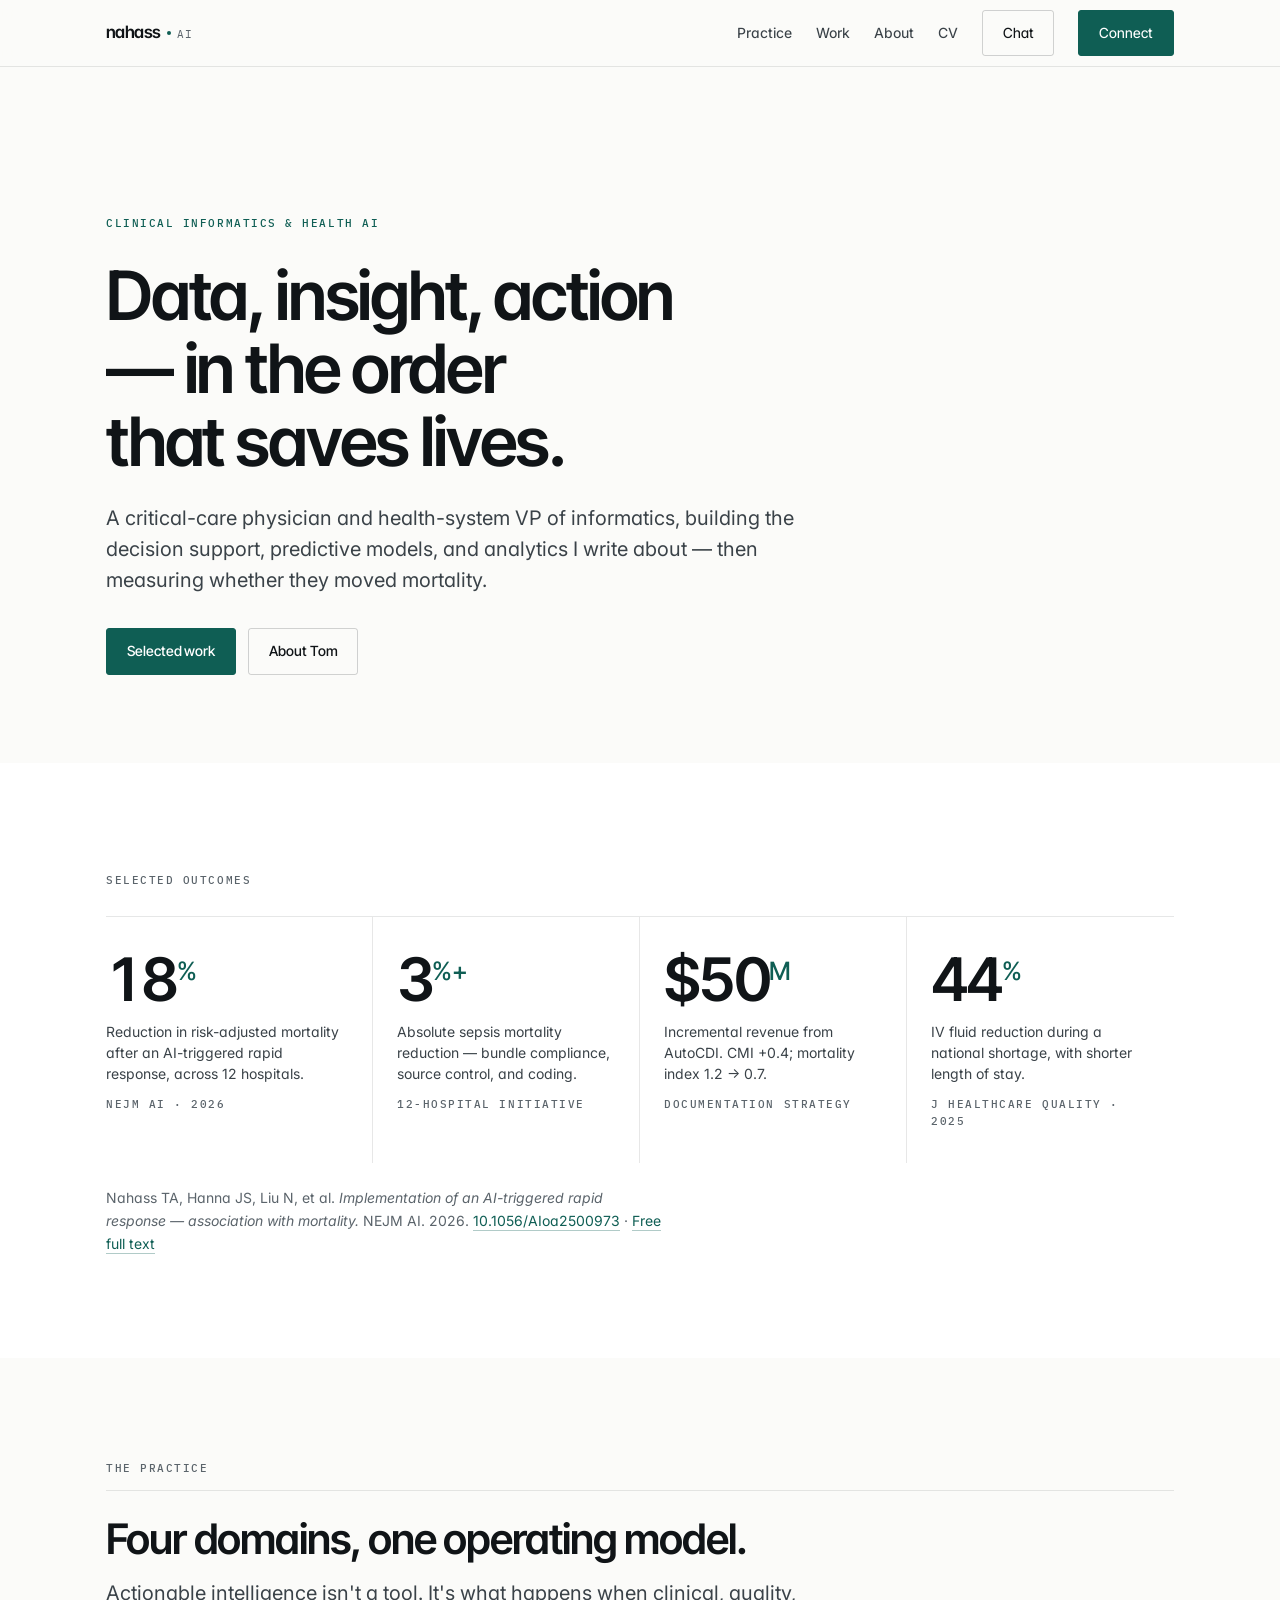
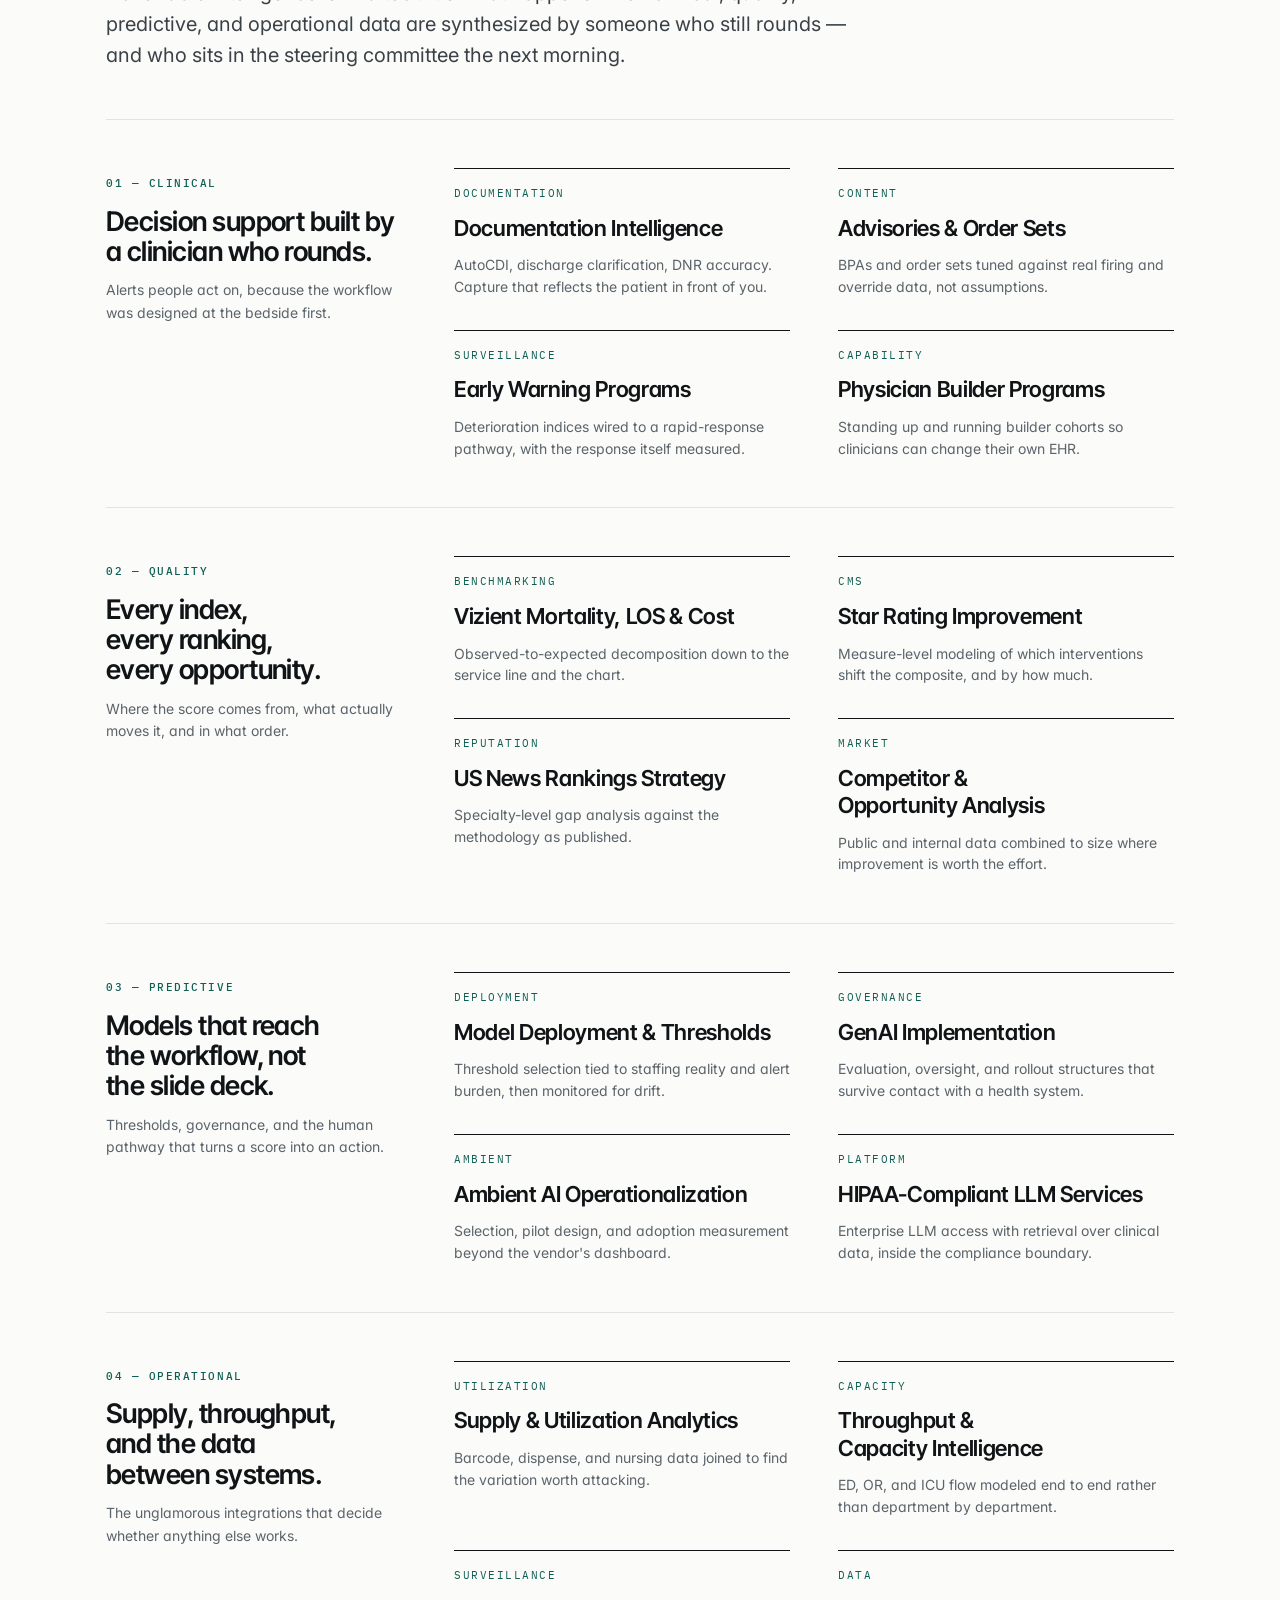
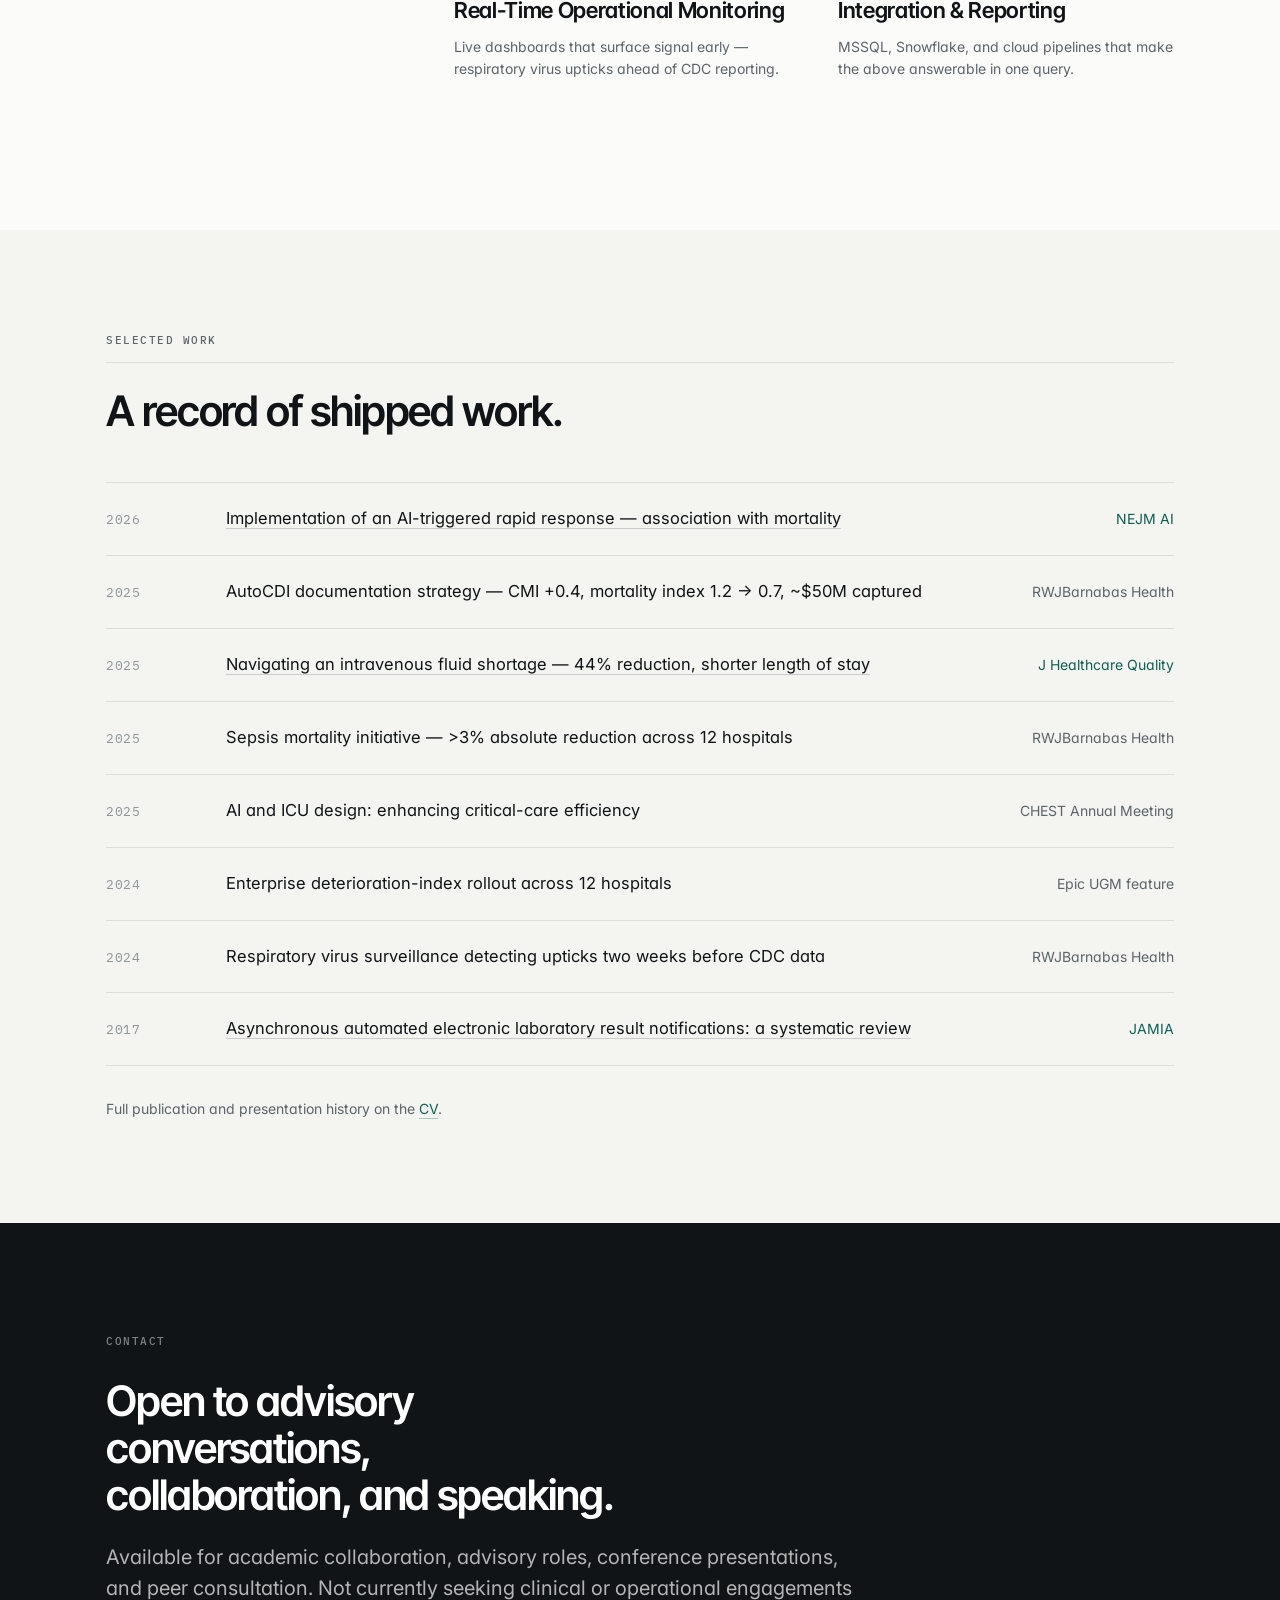
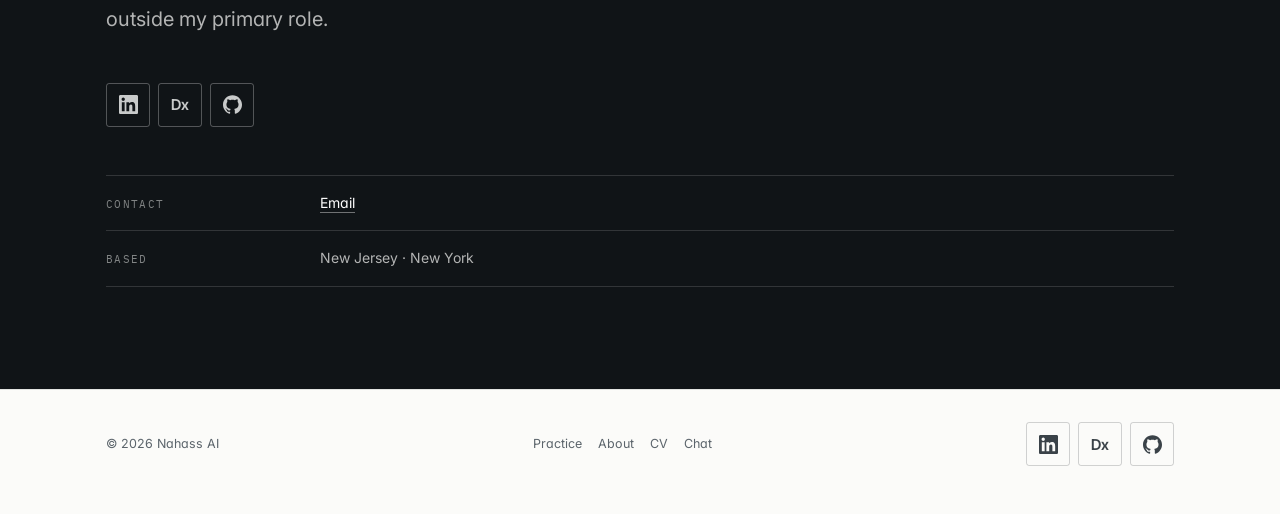
<file: index.html>
<!DOCTYPE html>
<html lang="en">
<head>
<meta charset="UTF-8"/>
<meta name="viewport" content="width=device-width, initial-scale=1"/>
<title>Nahass AI — Clinical Intelligence</title>
<meta name="description" content="Physician-led clinical intelligence practice. Clinical decision support, quality programs, predictive model deployment, and operational analytics — built and shipped inside a twelve-hospital health system."/>
<link rel="canonical" href="https://nahass.ai/"/>
<meta property="og:title" content="Nahass AI — Clinical Intelligence"/>
<meta property="og:description" content="Physician-led clinical intelligence. Decision support, quality, predictive models, and operational analytics, shipped at health-system scale."/>
<meta property="og:type" content="website"/>
<meta property="og:url" content="https://nahass.ai/"/>
<link rel="icon" type="image/svg+xml" href="/assets/favicon.svg"/>
<link rel="apple-touch-icon" href="/assets/favicon.svg"/>
<link rel="preconnect" href="https://fonts.googleapis.com"/>
<link rel="preconnect" href="https://fonts.gstatic.com" crossorigin/>
<link href="https://fonts.googleapis.com/css2?family=Inter+Tight:wght@500;600&family=Inter:wght@400;450;500;600&family=IBM+Plex+Mono:wght@400;500&display=swap" rel="stylesheet"/>
<link rel="stylesheet" href="/assets/system.css"/>
<style>
  .hero { padding-block: clamp(72px, 11vw, 152px) clamp(56px, 7vw, 88px); }
  .hero h1 { max-width: 16ch; margin-top: var(--s-5); }
  .hero .lede { margin-top: var(--s-5); }
  .hero .cluster { margin-top: var(--s-6); }
  .domain { padding-block: var(--s-7); border-top: 1px solid var(--rule); }
  .domain:first-of-type { border-top: 0; padding-top: 0; }
  .domain-in { display: grid; grid-template-columns: 300px 1fr; gap: var(--s-7); align-items: start; }
  .domain-in > div:first-child { position: sticky; top: 96px; }
  .domain h2 { font-size: clamp(22px, 1.5vw + 17px, 27px); letter-spacing: -.02em; margin-top: var(--s-3); }
  .domain .blurb { margin-top: var(--s-3); font-size: var(--t-small); color: var(--muted); max-width: 34ch; }
  @media (max-width: 900px) { .domain-in { grid-template-columns: 1fr; gap: var(--s-5); }
    .domain-in > div:first-child { position: static; } }
  .cite { margin-top: var(--s-5); font-size: var(--t-small); color: var(--muted); max-width: 62ch; }
</style>
</head>
<body>
<a class="skip" href="#main">Skip to content</a>

<div class="nav-shell">
  <div class="wrap">
    <nav class="nav">
      <a class="wordmark" href="/"><b>nahass</b><i></i><span>AI</span></a>
      <div class="nav-links">
        <a href="#practice">Practice</a>
        <a href="#work">Work</a>
        <a href="/about/">About</a>
        <a href="/cv/">CV</a>
        <a class="btn btn--ghost" href="https://chat.nahass.ai">Chat</a>
        <a class="btn btn--connect" href="#contact">Connect</a>
      </div>
    </nav>
  </div>
</div>

<main id="main">

<!-- HERO -->
<section class="hero">
  <div class="wrap">
    <span class="label label--accent">Clinical Informatics &amp; Health AI</span>
    <h1>Data, insight, action — in the order that saves lives.</h1>
    <p class="lede">A critical-care physician and health-system VP of informatics, building the decision support, predictive models, and analytics I write about — then measuring whether they moved mortality.</p>
    <div class="cluster">
      <a class="btn" href="#work">Selected work</a>
      <a class="btn btn--ghost" href="/about/">About Tom</a>
    </div>
  </div>
</section>

<!-- METRICS -->
<section class="band band--surface" id="outcomes">
  <div class="wrap">
    <span class="label">Selected outcomes</span>
    <div class="metrics mt-5">
      <div class="metric">
        <div class="n">18<sup>%</sup></div>
        <div class="c">Reduction in risk-adjusted mortality after an AI-triggered rapid response, across 12 hospitals.</div>
        <span class="label s">NEJM AI · 2026</span>
      </div>
      <div class="metric">
        <div class="n">3<sup>%+</sup></div>
        <div class="c">Absolute sepsis mortality reduction — bundle compliance, source control, and coding.</div>
        <span class="label s">12-hospital initiative</span>
      </div>
      <div class="metric">
        <div class="n">$50<sup>M</sup></div>
        <div class="c">Incremental revenue from AutoCDI. CMI +0.4; mortality index 1.2 → 0.7.</div>
        <span class="label s">Documentation strategy</span>
      </div>
      <div class="metric">
        <div class="n">44<sup>%</sup></div>
        <div class="c">IV fluid reduction during a national shortage, with shorter length of stay.</div>
        <span class="label s">J Healthcare Quality · 2025</span>
      </div>
    </div>
    <p class="cite">Nahass TA, Hanna JS, Liu N, et al. <em>Implementation of an AI-triggered rapid response — association with mortality.</em> NEJM AI. 2026. <a class="link" href="https://doi.org/10.1056/AIoa2500973">10.1056/AIoa2500973</a> · <a class="link" href="https://ai.nejm.org/stoken/default+domain/RTT8NPSNZWDCKCWPTZW3/full?redirectUri=doi/full/10.1056/AIoa2500973">Free full text</a></p>
  </div>
</section>

<!-- PRACTICE -->
<section class="band" id="practice">
  <div class="wrap">
    <div class="sec-head">
      <span class="label">The practice</span>
      <h2>Four domains, one operating model.</h2>
      <p class="lede">Actionable intelligence isn't a tool. It's what happens when clinical, quality, predictive, and operational data are synthesized by someone who still rounds — and who sits in the steering committee the next morning.</p>
    </div>

    <div class="domain">
      <div class="domain-in">
        <div>
          <span class="label label--accent">01 — Clinical</span>
          <h2>Decision support built by a clinician who rounds.</h2>
          <p class="blurb">Alerts people act on, because the workflow was designed at the bedside first.</p>
        </div>
        <div class="grid-2">
          <div class="card"><div class="k">Documentation</div><h3>Documentation Intelligence</h3><p>AutoCDI, discharge clarification, DNR accuracy. Capture that reflects the patient in front of you.</p></div>
          <div class="card"><div class="k">Content</div><h3>Advisories &amp; Order Sets</h3><p>BPAs and order sets tuned against real firing and override data, not assumptions.</p></div>
          <div class="card"><div class="k">Surveillance</div><h3>Early Warning Programs</h3><p>Deterioration indices wired to a rapid-response pathway, with the response itself measured.</p></div>
          <div class="card"><div class="k">Capability</div><h3>Physician Builder Programs</h3><p>Standing up and running builder cohorts so clinicians can change their own EHR.</p></div>
        </div>
      </div>
    </div>

    <div class="domain">
      <div class="domain-in">
        <div>
          <span class="label label--accent">02 — Quality</span>
          <h2>Every index, every ranking, every opportunity.</h2>
          <p class="blurb">Where the score comes from, what actually moves it, and in what order.</p>
        </div>
        <div class="grid-2">
          <div class="card"><div class="k">Benchmarking</div><h3>Vizient Mortality, LOS &amp; Cost</h3><p>Observed-to-expected decomposition down to the service line and the chart.</p></div>
          <div class="card"><div class="k">CMS</div><h3>Star Rating Improvement</h3><p>Measure-level modeling of which interventions shift the composite, and by how much.</p></div>
          <div class="card"><div class="k">Reputation</div><h3>US News Rankings Strategy</h3><p>Specialty-level gap analysis against the methodology as published.</p></div>
          <div class="card"><div class="k">Market</div><h3>Competitor &amp; Opportunity Analysis</h3><p>Public and internal data combined to size where improvement is worth the effort.</p></div>
        </div>
      </div>
    </div>

    <div class="domain">
      <div class="domain-in">
        <div>
          <span class="label label--accent">03 — Predictive</span>
          <h2>Models that reach the workflow, not the slide deck.</h2>
          <p class="blurb">Thresholds, governance, and the human pathway that turns a score into an action.</p>
        </div>
        <div class="grid-2">
          <div class="card"><div class="k">Deployment</div><h3>Model Deployment &amp; Thresholds</h3><p>Threshold selection tied to staffing reality and alert burden, then monitored for drift.</p></div>
          <div class="card"><div class="k">Governance</div><h3>GenAI Implementation</h3><p>Evaluation, oversight, and rollout structures that survive contact with a health system.</p></div>
          <div class="card"><div class="k">Ambient</div><h3>Ambient AI Operationalization</h3><p>Selection, pilot design, and adoption measurement beyond the vendor's dashboard.</p></div>
          <div class="card"><div class="k">Platform</div><h3>HIPAA-Compliant LLM Services</h3><p>Enterprise LLM access with retrieval over clinical data, inside the compliance boundary.</p></div>
        </div>
      </div>
    </div>

    <div class="domain">
      <div class="domain-in">
        <div>
          <span class="label label--accent">04 — Operational</span>
          <h2>Supply, throughput, and the data between systems.</h2>
          <p class="blurb">The unglamorous integrations that decide whether anything else works.</p>
        </div>
        <div class="grid-2">
          <div class="card"><div class="k">Utilization</div><h3>Supply &amp; Utilization Analytics</h3><p>Barcode, dispense, and nursing data joined to find the variation worth attacking.</p></div>
          <div class="card"><div class="k">Capacity</div><h3>Throughput &amp; Capacity Intelligence</h3><p>ED, OR, and ICU flow modeled end to end rather than department by department.</p></div>
          <div class="card"><div class="k">Surveillance</div><h3>Real-Time Operational Monitoring</h3><p>Live dashboards that surface signal early — respiratory virus upticks ahead of CDC reporting.</p></div>
          <div class="card"><div class="k">Data</div><h3>Integration &amp; Reporting</h3><p>MSSQL, Snowflake, and cloud pipelines that make the above answerable in one query.</p></div>
        </div>
      </div>
    </div>
  </div>
</section>

<!-- WORK -->
<section class="band band--alt" id="work">
  <div class="wrap">
    <div class="sec-head">
      <span class="label">Selected work</span>
      <h2>A record of shipped work.</h2>
    </div>
    <div class="rows">
      <div class="row">
        <div class="y">2026</div>
        <div class="t"><a href="https://doi.org/10.1056/AIoa2500973">Implementation of an AI-triggered rapid response — association with mortality</a></div>
        <div class="v"><em>NEJM AI</em></div>
      </div>
      <div class="row">
        <div class="y">2025</div>
        <div class="t">AutoCDI documentation strategy — CMI +0.4, mortality index 1.2 → 0.7, ~$50M captured</div>
        <div class="v">RWJBarnabas Health</div>
      </div>
      <div class="row">
        <div class="y">2025</div>
        <div class="t"><a href="https://doi.org/10.1097/JHQ.0000000000000484">Navigating an intravenous fluid shortage — 44% reduction, shorter length of stay</a></div>
        <div class="v"><em>J Healthcare Quality</em></div>
      </div>
      <div class="row">
        <div class="y">2025</div>
        <div class="t">Sepsis mortality initiative — &gt;3% absolute reduction across 12 hospitals</div>
        <div class="v">RWJBarnabas Health</div>
      </div>
      <div class="row">
        <div class="y">2025</div>
        <div class="t">AI and ICU design: enhancing critical-care efficiency</div>
        <div class="v">CHEST Annual Meeting</div>
      </div>
      <div class="row">
        <div class="y">2024</div>
        <div class="t">Enterprise deterioration-index rollout across 12 hospitals</div>
        <div class="v">Epic UGM feature</div>
      </div>
      <div class="row">
        <div class="y">2024</div>
        <div class="t">Respiratory virus surveillance detecting upticks two weeks before CDC data</div>
        <div class="v">RWJBarnabas Health</div>
      </div>
      <div class="row">
        <div class="y">2017</div>
        <div class="t"><a href="https://doi.org/10.1093/jamia/ocx047">Asynchronous automated electronic laboratory result notifications: a systematic review</a></div>
        <div class="v"><em>JAMIA</em></div>
      </div>
    </div>
    <p class="mt-6 small muted">Full publication and presentation history on the <a class="link" href="/cv/">CV</a>.</p>
  </div>
</section>

<!-- CONTACT -->
<section class="band inverse" id="contact">
  <div class="wrap">
    <span class="label">Contact</span>
    <h2 class="mt-5" style="max-width:20ch;">Open to advisory conversations, collaboration, and speaking.</h2>
    <p class="lede mt-5">Available for academic collaboration, advisory roles, conference presentations, and peer consultation. Not currently seeking clinical or operational engagements outside my primary role.</p>
    <div class="social mt-7">
      <a href="https://www.linkedin.com/in/thomas-nahass/" rel="me noopener" title="LinkedIn"><span class="name">LinkedIn</span><svg viewBox="0 0 24 24" aria-hidden="true"><path d="M20.447 20.452h-3.554v-5.569c0-1.328-.027-3.037-1.852-3.037-1.853 0-2.136 1.445-2.136 2.939v5.667H9.351V9h3.414v1.561h.046c.477-.9 1.637-1.85 3.37-1.85 3.601 0 4.267 2.37 4.267 5.455v6.286zM5.337 7.433c-1.144 0-2.063-.926-2.063-2.065 0-1.138.92-2.063 2.063-2.063 1.14 0 2.064.925 2.064 2.063 0 1.139-.925 2.065-2.064 2.065zm1.782 13.019H3.555V9h3.564v11.452zM22.225 0H1.771C.792 0 0 .774 0 1.729v20.542C0 23.227.792 24 1.771 24h20.451C23.2 24 24 23.227 24 22.271V1.729C24 .774 23.2 0 22.222 0h.003z"/></svg></a>
      <a href="https://www.doximity.com/pub/thomas-nahass-md" rel="me noopener" title="Doximity"><span class="name">Doximity</span><span class="mono" aria-hidden="true">Dx</span></a>
      <a href="https://github.com/nahata5" rel="me noopener" title="GitHub"><span class="name">GitHub</span><svg viewBox="0 0 24 24" aria-hidden="true"><path d="M12 .297c-6.63 0-12 5.373-12 12 0 5.303 3.438 9.8 8.205 11.385.6.113.82-.258.82-.577 0-.285-.01-1.04-.015-2.04-3.338.724-4.042-1.61-4.042-1.61C4.422 18.07 3.633 17.7 3.633 17.7c-1.087-.744.084-.729.084-.729 1.205.084 1.838 1.236 1.838 1.236 1.07 1.835 2.809 1.305 3.495.998.108-.776.417-1.305.76-1.605-2.665-.3-5.466-1.332-5.466-5.93 0-1.31.465-2.38 1.235-3.22-.135-.303-.54-1.523.105-3.176 0 0 1.005-.322 3.3 1.23.96-.267 1.98-.399 3-.405 1.02.006 2.04.138 3 .405 2.28-1.552 3.285-1.23 3.285-1.23.645 1.653.24 2.873.12 3.176.765.84 1.23 1.91 1.23 3.22 0 4.61-2.805 5.625-5.475 5.92.42.36.81 1.096.81 2.22 0 1.606-.015 2.896-.015 3.286 0 .315.21.69.825.57C20.565 22.092 24 17.592 24 12.297c0-6.627-5.373-12-12-12"/></svg></a>
    </div>
    <dl class="facts mt-7" style="border-color:rgba(255,255,255,.14);">
      <div class="fact" style="border-color:rgba(255,255,255,.14);"><dt style="color:rgba(242,243,241,.5);">Contact</dt><dd><a class="link" href="mailto:tom@nahass.ai">Email</a></dd></div>
      <div class="fact" style="border-color:rgba(255,255,255,.14);"><dt style="color:rgba(242,243,241,.5);">Based</dt><dd style="color:rgba(242,243,241,.72);">New Jersey · New York</dd></div>
    </dl>
  </div>
</section>

</main>

<footer class="foot">
  <div class="wrap foot-in">
    <div>© 2026 Nahass AI</div>
    <nav class="foot-nav">
      <a href="/">Practice</a>
      <a href="/about/">About</a>
      <a href="/cv/">CV</a>
      <a href="https://chat.nahass.ai">Chat</a>
    </nav>
    <div class="social">
    <a href="https://www.linkedin.com/in/thomas-nahass/" rel="me noopener" title="LinkedIn"><span class="name">LinkedIn</span><svg viewBox="0 0 24 24" aria-hidden="true"><path d="M20.447 20.452h-3.554v-5.569c0-1.328-.027-3.037-1.852-3.037-1.853 0-2.136 1.445-2.136 2.939v5.667H9.351V9h3.414v1.561h.046c.477-.9 1.637-1.85 3.37-1.85 3.601 0 4.267 2.37 4.267 5.455v6.286zM5.337 7.433c-1.144 0-2.063-.926-2.063-2.065 0-1.138.92-2.063 2.063-2.063 1.14 0 2.064.925 2.064 2.063 0 1.139-.925 2.065-2.064 2.065zm1.782 13.019H3.555V9h3.564v11.452zM22.225 0H1.771C.792 0 0 .774 0 1.729v20.542C0 23.227.792 24 1.771 24h20.451C23.2 24 24 23.227 24 22.271V1.729C24 .774 23.2 0 22.222 0h.003z"/></svg></a>
    <a href="https://www.doximity.com/pub/thomas-nahass-md" rel="me noopener" title="Doximity"><span class="name">Doximity</span><span class="mono" aria-hidden="true">Dx</span></a>
    <a href="https://github.com/nahata5" rel="me noopener" title="GitHub"><span class="name">GitHub</span><svg viewBox="0 0 24 24" aria-hidden="true"><path d="M12 .297c-6.63 0-12 5.373-12 12 0 5.303 3.438 9.8 8.205 11.385.6.113.82-.258.82-.577 0-.285-.01-1.04-.015-2.04-3.338.724-4.042-1.61-4.042-1.61C4.422 18.07 3.633 17.7 3.633 17.7c-1.087-.744.084-.729.084-.729 1.205.084 1.838 1.236 1.838 1.236 1.07 1.835 2.809 1.305 3.495.998.108-.776.417-1.305.76-1.605-2.665-.3-5.466-1.332-5.466-5.93 0-1.31.465-2.38 1.235-3.22-.135-.303-.54-1.523.105-3.176 0 0 1.005-.322 3.3 1.23.96-.267 1.98-.399 3-.405 1.02.006 2.04.138 3 .405 2.28-1.552 3.285-1.23 3.285-1.23.645 1.653.24 2.873.12 3.176.765.84 1.23 1.91 1.23 3.22 0 4.61-2.805 5.625-5.475 5.92.42.36.81 1.096.81 2.22 0 1.606-.015 2.896-.015 3.286 0 .315.21.69.825.57C20.565 22.092 24 17.592 24 12.297c0-6.627-5.373-12-12-12"/></svg></a>
    </div>
  </div>
</footer>

</body>
</html>
</file>
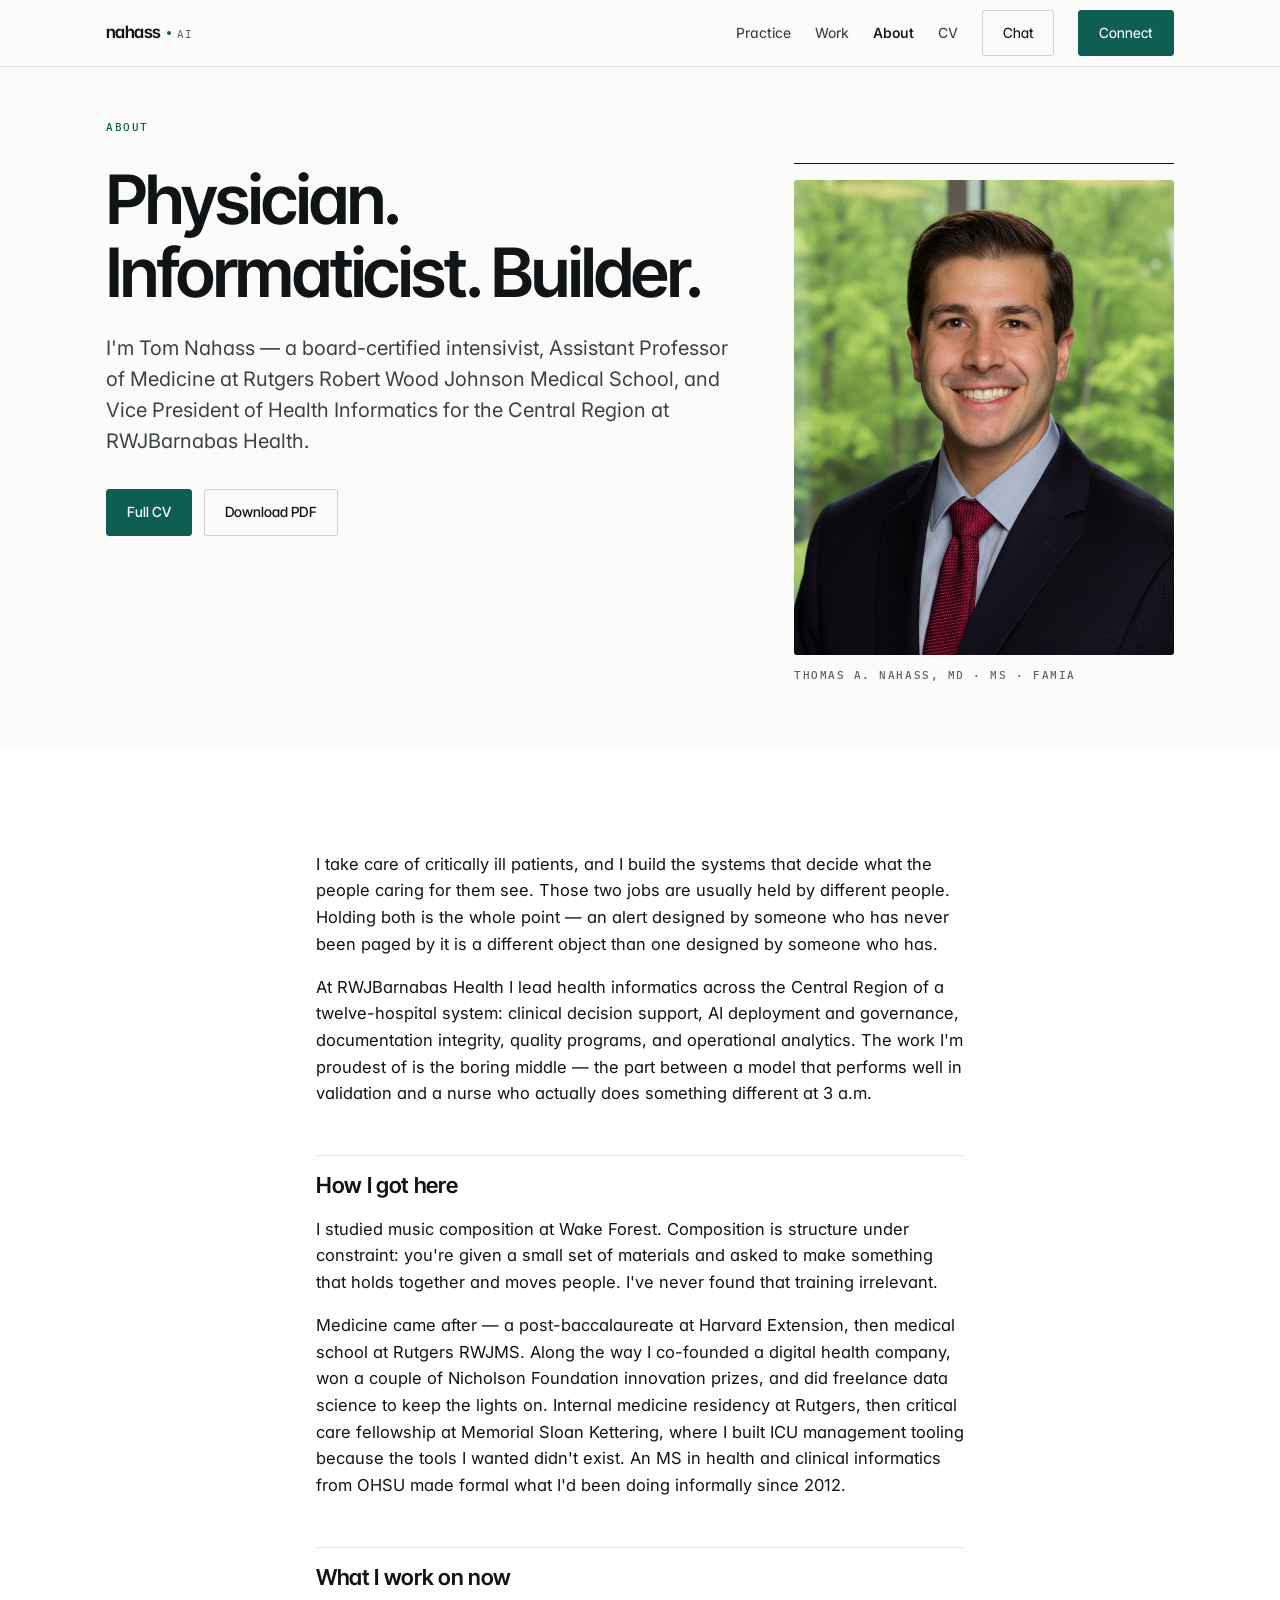
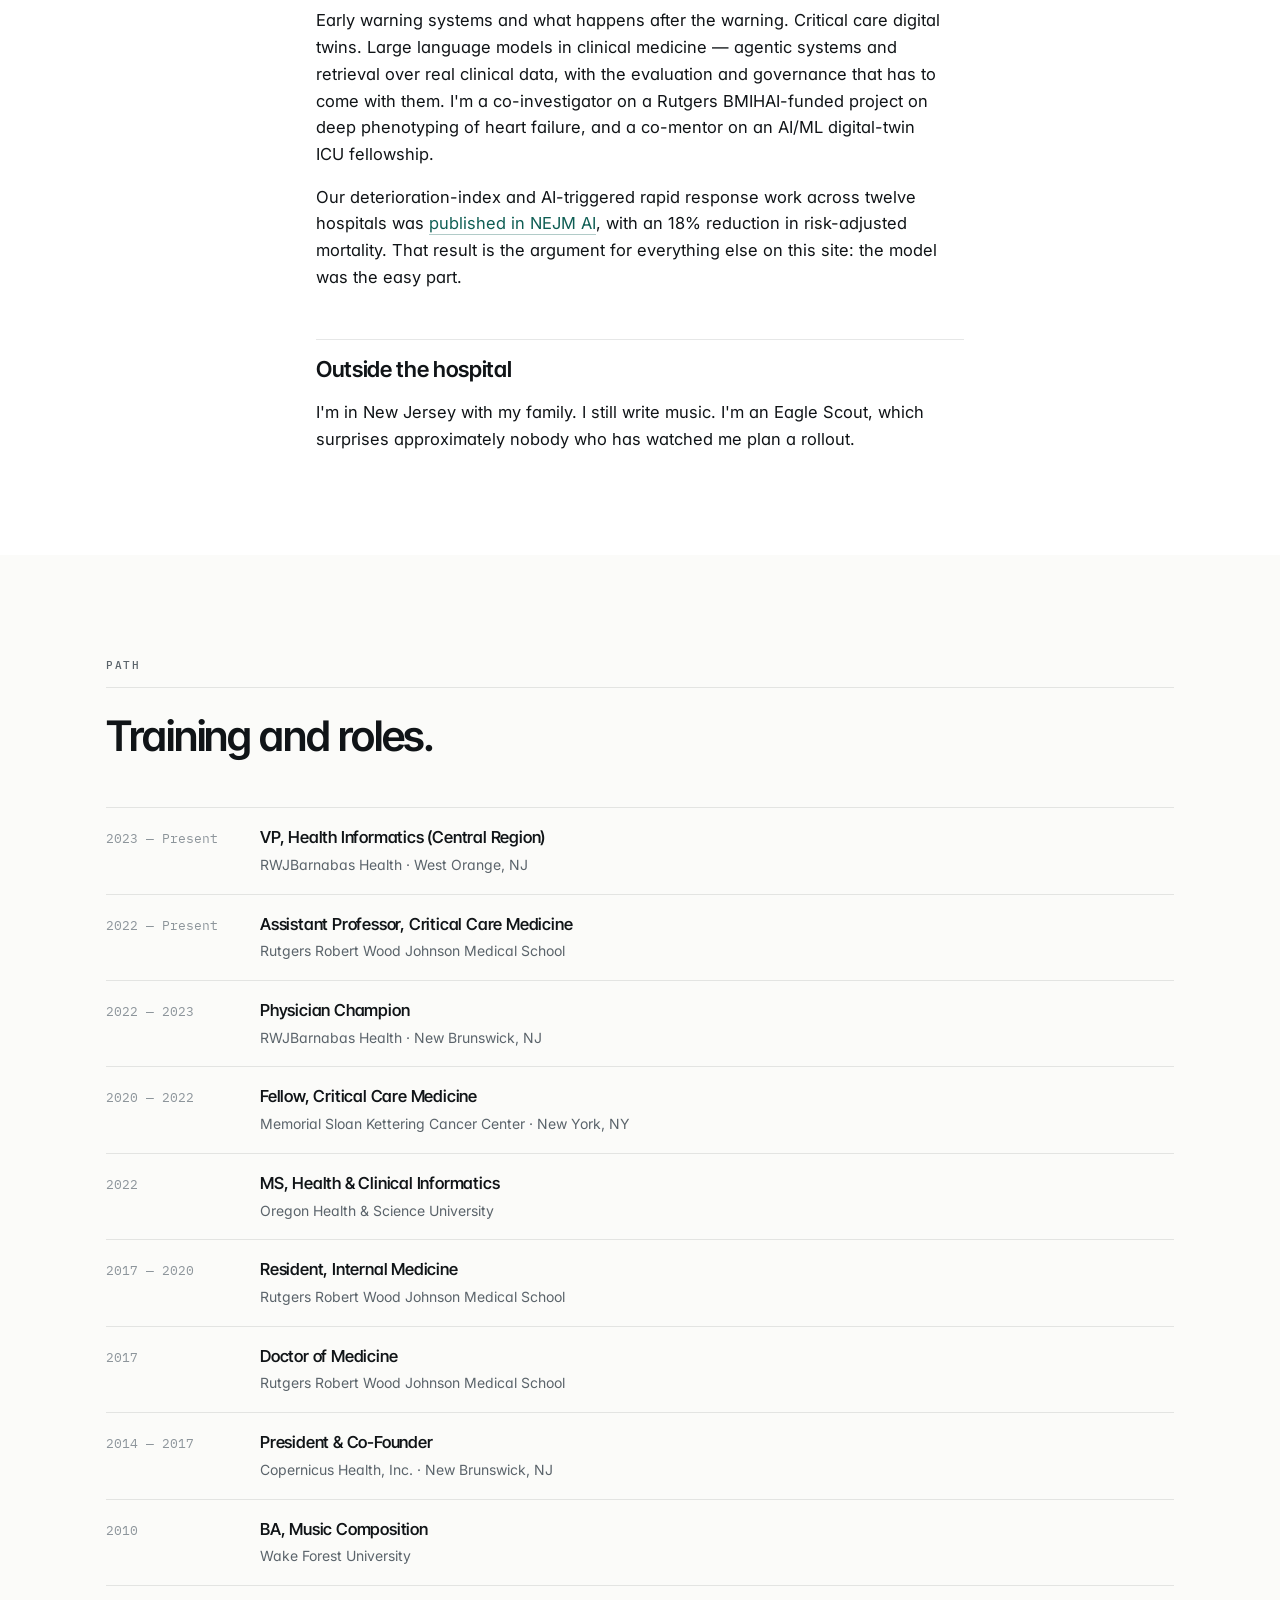
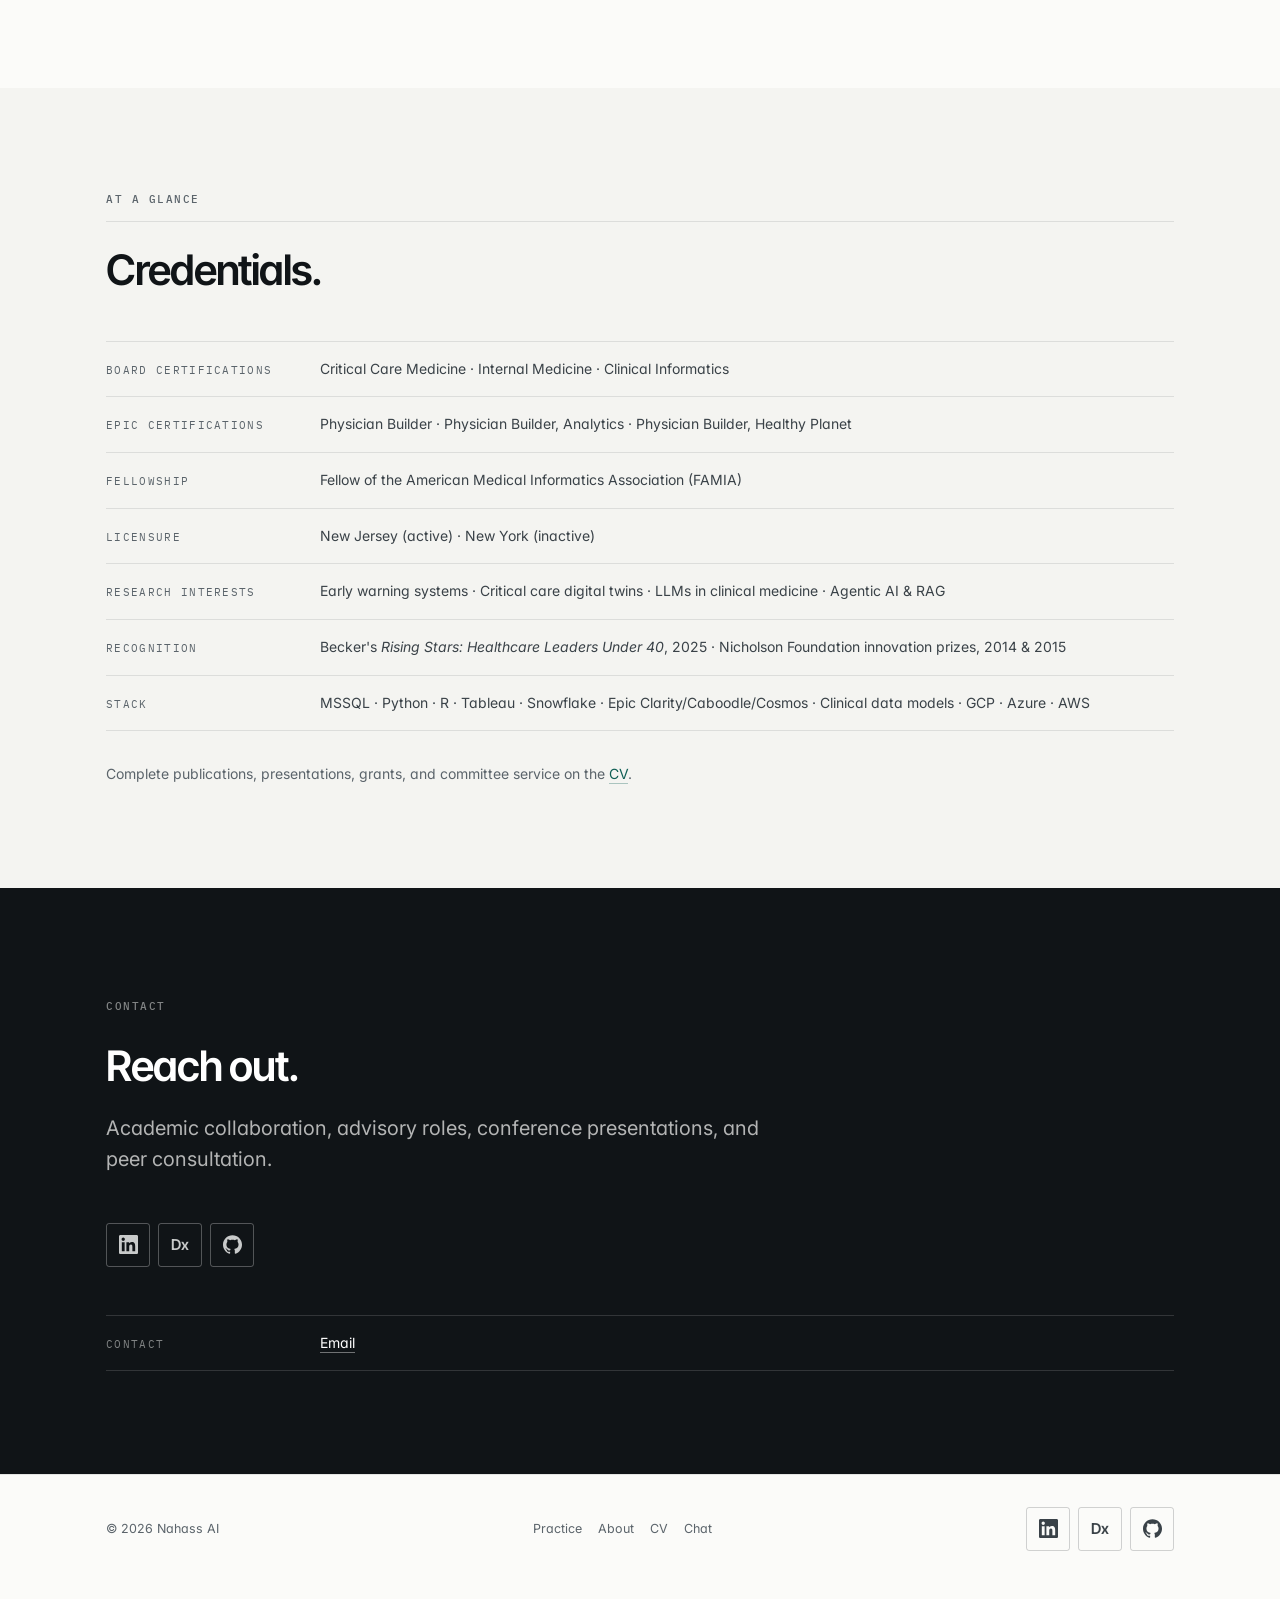
<file: about/index.html>
<!DOCTYPE html>
<html lang="en">
<head>
<meta charset="UTF-8"/>
<meta name="viewport" content="width=device-width, initial-scale=1"/>
<title>About — Thomas A. Nahass, MD, MS, FAMIA</title>
<meta name="description" content="Thomas A. Nahass, MD, MS, FAMIA — critical care physician, Assistant Professor at Rutgers RWJMS, and VP of Health Informatics at RWJBarnabas Health."/>
<link rel="canonical" href="https://nahass.ai/about/"/>
<meta property="og:title" content="About — Thomas A. Nahass, MD, MS, FAMIA"/>
<meta property="og:description" content="Critical care physician, informaticist, and builder. Music composition to the ICU to health-system AI."/>
<meta property="og:type" content="profile"/>
<meta property="og:url" content="https://nahass.ai/about/"/>
<link rel="icon" type="image/svg+xml" href="/assets/favicon.svg"/>
<link rel="apple-touch-icon" href="/assets/favicon.svg"/>
<link rel="preconnect" href="https://fonts.googleapis.com"/>
<link rel="preconnect" href="https://fonts.gstatic.com" crossorigin/>
<link href="https://fonts.googleapis.com/css2?family=Inter+Tight:wght@500;600&family=Inter:wght@400;450;500;600&family=IBM+Plex+Mono:wght@400;500&display=swap" rel="stylesheet"/>
<link rel="stylesheet" href="/assets/system.css"/>
<style>
  .intro { padding-block: clamp(28px, 3.5vw, 52px) clamp(40px, 5vw, 64px); }
  .intro-grid { display: grid; grid-template-columns: 1fr 380px; gap: clamp(32px, 4vw, 56px); align-items: start; }
  .portrait { border-top: 1px solid var(--ink); padding-top: var(--s-4); }
  .portrait img { width: 100%; height: auto; aspect-ratio: 4 / 5; object-fit: cover; object-position: 50% 18%; filter: contrast(1.04); border-radius: var(--radius); }
  .portrait .cap { margin-top: var(--s-3); }
  @media (max-width: 860px) { .intro-grid { grid-template-columns: 1fr; gap: var(--s-6); }
    .portrait { max-width: 300px; } }
  .prose p + p { margin-top: var(--s-4); }
  .prose h3 { margin-top: var(--s-7); padding-top: var(--s-4); border-top: 1px solid var(--rule); }
  .prose h3 + p { margin-top: var(--s-4); }
  .path { border-top: 1px solid var(--rule); margin-top: var(--s-5); }
  .path-row { display: grid; grid-template-columns: 130px 1fr; gap: var(--s-5); padding: var(--s-4) 0; border-bottom: 1px solid var(--rule); align-items: baseline; }
  .path-row .y { font-family: var(--mono); font-size: var(--t-tiny); color: var(--faint); }
  .path-row .d strong { display: block; font-family: var(--display); font-weight: 550; font-size: var(--t-base); letter-spacing: -.012em; }
  .path-row .d span { font-size: var(--t-small); color: var(--muted); }
  @media (max-width: 640px) { .path-row { grid-template-columns: 1fr; gap: var(--s-1); } }
</style>
</head>
<body>
<a class="skip" href="#main">Skip to content</a>

<div class="nav-shell">
  <div class="wrap">
    <nav class="nav">
      <a class="wordmark" href="/"><b>nahass</b><i></i><span>AI</span></a>
      <div class="nav-links">
        <a href="/#practice">Practice</a>
        <a href="/#work">Work</a>
        <a href="/about/" aria-current="page">About</a>
        <a href="/cv/">CV</a>
        <a class="btn btn--ghost" href="https://chat.nahass.ai">Chat</a>
        <a class="btn btn--connect" href="/#contact">Connect</a>
      </div>
    </nav>
  </div>
</div>

<main id="main">

<section class="intro">
  <div class="wrap">
    <span class="label label--accent">About</span>
    <div class="intro-grid mt-5">
      <div>
        <h1 style="max-width:14ch;">Physician. Informaticist. Builder.</h1>
        <p class="lede mt-5">I'm Tom Nahass — a board-certified intensivist, Assistant Professor of Medicine at Rutgers Robert Wood Johnson Medical School, and Vice President of Health Informatics for the Central Region at RWJBarnabas Health.</p>
        <div class="cluster mt-6">
          <a class="btn" href="/cv/">Full CV</a>
          <a class="btn btn--ghost" href="/assets/nahass-cv.pdf">Download PDF</a>
        </div>
      </div>
      <figure class="portrait">
        <img src="/assets/nahass-portrait.png" alt="Thomas A. Nahass, MD, MS, FAMIA" width="640" height="800"/>
        <figcaption class="cap label">Thomas A. Nahass, MD · MS · FAMIA</figcaption>
      </figure>
    </div>
  </div>
</section>

<section class="band band--surface">
  <div class="wrap-narrow prose">
    <p>I take care of critically ill patients, and I build the systems that decide what the people caring for them see. Those two jobs are usually held by different people. Holding both is the whole point — an alert designed by someone who has never been paged by it is a different object than one designed by someone who has.</p>

    <p>At RWJBarnabas Health I lead health informatics across the Central Region of a twelve-hospital system: clinical decision support, AI deployment and governance, documentation integrity, quality programs, and operational analytics. The work I'm proudest of is the boring middle — the part between a model that performs well in validation and a nurse who actually does something different at 3 a.m.</p>

    <h3>How I got here</h3>
    <p>I studied music composition at Wake Forest. Composition is structure under constraint: you're given a small set of materials and asked to make something that holds together and moves people. I've never found that training irrelevant.</p>

    <p>Medicine came after — a post-baccalaureate at Harvard Extension, then medical school at Rutgers RWJMS. Along the way I co-founded a digital health company, won a couple of Nicholson Foundation innovation prizes, and did freelance data science to keep the lights on. Internal medicine residency at Rutgers, then critical care fellowship at Memorial Sloan Kettering, where I built ICU management tooling because the tools I wanted didn't exist. An MS in health and clinical informatics from OHSU made formal what I'd been doing informally since 2012.</p>

    <h3>What I work on now</h3>
    <p>Early warning systems and what happens after the warning. Critical care digital twins. Large language models in clinical medicine — agentic systems and retrieval over real clinical data, with the evaluation and governance that has to come with them. I'm a co-investigator on a Rutgers BMIHAI-funded project on deep phenotyping of heart failure, and a co-mentor on an AI/ML digital-twin ICU fellowship.</p>

    <p>Our deterioration-index and AI-triggered rapid response work across twelve hospitals was <a class="link" href="https://doi.org/10.1056/AIoa2500973">published in NEJM AI</a>, with an 18% reduction in risk-adjusted mortality. That result is the argument for everything else on this site: the model was the easy part.</p>

    <h3>Outside the hospital</h3>
    <p>I'm in New Jersey with my family. I still write music. I'm an Eagle Scout, which surprises approximately nobody who has watched me plan a rollout.</p>
  </div>
</section>

<section class="band">
  <div class="wrap">
    <div class="sec-head">
      <span class="label">Path</span>
      <h2>Training and roles.</h2>
    </div>
    <div class="path">
      <div class="path-row"><div class="y">2023 — Present</div><div class="d"><strong>VP, Health Informatics (Central Region)</strong><span>RWJBarnabas Health · West Orange, NJ</span></div></div>
      <div class="path-row"><div class="y">2022 — Present</div><div class="d"><strong>Assistant Professor, Critical Care Medicine</strong><span>Rutgers Robert Wood Johnson Medical School</span></div></div>
      <div class="path-row"><div class="y">2022 — 2023</div><div class="d"><strong>Physician Champion</strong><span>RWJBarnabas Health · New Brunswick, NJ</span></div></div>
      <div class="path-row"><div class="y">2020 — 2022</div><div class="d"><strong>Fellow, Critical Care Medicine</strong><span>Memorial Sloan Kettering Cancer Center · New York, NY</span></div></div>
      <div class="path-row"><div class="y">2022</div><div class="d"><strong>MS, Health &amp; Clinical Informatics</strong><span>Oregon Health &amp; Science University</span></div></div>
      <div class="path-row"><div class="y">2017 — 2020</div><div class="d"><strong>Resident, Internal Medicine</strong><span>Rutgers Robert Wood Johnson Medical School</span></div></div>
      <div class="path-row"><div class="y">2017</div><div class="d"><strong>Doctor of Medicine</strong><span>Rutgers Robert Wood Johnson Medical School</span></div></div>
      <div class="path-row"><div class="y">2014 — 2017</div><div class="d"><strong>President &amp; Co-Founder</strong><span>Copernicus Health, Inc. · New Brunswick, NJ</span></div></div>
      <div class="path-row"><div class="y">2010</div><div class="d"><strong>BA, Music Composition</strong><span>Wake Forest University</span></div></div>
    </div>
  </div>
</section>

<section class="band band--alt">
  <div class="wrap">
    <div class="sec-head">
      <span class="label">At a glance</span>
      <h2>Credentials.</h2>
    </div>
    <dl class="facts">
      <div class="fact"><dt>Board certifications</dt><dd>Critical Care Medicine · Internal Medicine · Clinical Informatics</dd></div>
      <div class="fact"><dt>Epic certifications</dt><dd>Physician Builder · Physician Builder, Analytics · Physician Builder, Healthy Planet</dd></div>
      <div class="fact"><dt>Fellowship</dt><dd>Fellow of the American Medical Informatics Association (FAMIA)</dd></div>
      <div class="fact"><dt>Licensure</dt><dd>New Jersey (active) · New York (inactive)</dd></div>
      <div class="fact"><dt>Research interests</dt><dd>Early warning systems · Critical care digital twins · LLMs in clinical medicine · Agentic AI &amp; RAG</dd></div>
      <div class="fact"><dt>Recognition</dt><dd>Becker's <em>Rising Stars: Healthcare Leaders Under 40</em>, 2025 · Nicholson Foundation innovation prizes, 2014 &amp; 2015</dd></div>
      <div class="fact"><dt>Stack</dt><dd>MSSQL · Python · R · Tableau · Snowflake · Epic Clarity/Caboodle/Cosmos · Clinical data models · GCP · Azure · AWS</dd></div>
    </dl>
    <p class="mt-6 small muted">Complete publications, presentations, grants, and committee service on the <a class="link" href="/cv/">CV</a>.</p>
  </div>
</section>

<section class="band inverse">
  <div class="wrap">
    <span class="label">Contact</span>
    <h2 class="mt-5" style="max-width:20ch;">Reach out.</h2>
    <p class="lede mt-5">Academic collaboration, advisory roles, conference presentations, and peer consultation.</p>
    <div class="social mt-7">
      <a href="https://www.linkedin.com/in/thomas-nahass/" rel="me noopener" title="LinkedIn"><span class="name">LinkedIn</span><svg viewBox="0 0 24 24" aria-hidden="true"><path d="M20.447 20.452h-3.554v-5.569c0-1.328-.027-3.037-1.852-3.037-1.853 0-2.136 1.445-2.136 2.939v5.667H9.351V9h3.414v1.561h.046c.477-.9 1.637-1.85 3.37-1.85 3.601 0 4.267 2.37 4.267 5.455v6.286zM5.337 7.433c-1.144 0-2.063-.926-2.063-2.065 0-1.138.92-2.063 2.063-2.063 1.14 0 2.064.925 2.064 2.063 0 1.139-.925 2.065-2.064 2.065zm1.782 13.019H3.555V9h3.564v11.452zM22.225 0H1.771C.792 0 0 .774 0 1.729v20.542C0 23.227.792 24 1.771 24h20.451C23.2 24 24 23.227 24 22.271V1.729C24 .774 23.2 0 22.222 0h.003z"/></svg></a>
      <a href="https://www.doximity.com/pub/thomas-nahass-md" rel="me noopener" title="Doximity"><span class="name">Doximity</span><span class="mono" aria-hidden="true">Dx</span></a>
      <a href="https://github.com/nahata5" rel="me noopener" title="GitHub"><span class="name">GitHub</span><svg viewBox="0 0 24 24" aria-hidden="true"><path d="M12 .297c-6.63 0-12 5.373-12 12 0 5.303 3.438 9.8 8.205 11.385.6.113.82-.258.82-.577 0-.285-.01-1.04-.015-2.04-3.338.724-4.042-1.61-4.042-1.61C4.422 18.07 3.633 17.7 3.633 17.7c-1.087-.744.084-.729.084-.729 1.205.084 1.838 1.236 1.838 1.236 1.07 1.835 2.809 1.305 3.495.998.108-.776.417-1.305.76-1.605-2.665-.3-5.466-1.332-5.466-5.93 0-1.31.465-2.38 1.235-3.22-.135-.303-.54-1.523.105-3.176 0 0 1.005-.322 3.3 1.23.96-.267 1.98-.399 3-.405 1.02.006 2.04.138 3 .405 2.28-1.552 3.285-1.23 3.285-1.23.645 1.653.24 2.873.12 3.176.765.84 1.23 1.91 1.23 3.22 0 4.61-2.805 5.625-5.475 5.92.42.36.81 1.096.81 2.22 0 1.606-.015 2.896-.015 3.286 0 .315.21.69.825.57C20.565 22.092 24 17.592 24 12.297c0-6.627-5.373-12-12-12"/></svg></a>
    </div>
    <dl class="facts mt-7" style="border-color:rgba(255,255,255,.14);">
      <div class="fact" style="border-color:rgba(255,255,255,.14);"><dt style="color:rgba(242,243,241,.5);">Contact</dt><dd><a class="link" href="mailto:tom@nahass.ai">Email</a></dd></div>

    </dl>
  </div>
</section>

</main>

<footer class="foot">
  <div class="wrap foot-in">
    <div>© 2026 Nahass AI</div>
    <nav class="foot-nav">
      <a href="/">Practice</a>
      <a href="/about/">About</a>
      <a href="/cv/">CV</a>
      <a href="https://chat.nahass.ai">Chat</a>
    </nav>
    <div class="social">
    <a href="https://www.linkedin.com/in/thomas-nahass/" rel="me noopener" title="LinkedIn"><span class="name">LinkedIn</span><svg viewBox="0 0 24 24" aria-hidden="true"><path d="M20.447 20.452h-3.554v-5.569c0-1.328-.027-3.037-1.852-3.037-1.853 0-2.136 1.445-2.136 2.939v5.667H9.351V9h3.414v1.561h.046c.477-.9 1.637-1.85 3.37-1.85 3.601 0 4.267 2.37 4.267 5.455v6.286zM5.337 7.433c-1.144 0-2.063-.926-2.063-2.065 0-1.138.92-2.063 2.063-2.063 1.14 0 2.064.925 2.064 2.063 0 1.139-.925 2.065-2.064 2.065zm1.782 13.019H3.555V9h3.564v11.452zM22.225 0H1.771C.792 0 0 .774 0 1.729v20.542C0 23.227.792 24 1.771 24h20.451C23.2 24 24 23.227 24 22.271V1.729C24 .774 23.2 0 22.222 0h.003z"/></svg></a>
    <a href="https://www.doximity.com/pub/thomas-nahass-md" rel="me noopener" title="Doximity"><span class="name">Doximity</span><span class="mono" aria-hidden="true">Dx</span></a>
    <a href="https://github.com/nahata5" rel="me noopener" title="GitHub"><span class="name">GitHub</span><svg viewBox="0 0 24 24" aria-hidden="true"><path d="M12 .297c-6.63 0-12 5.373-12 12 0 5.303 3.438 9.8 8.205 11.385.6.113.82-.258.82-.577 0-.285-.01-1.04-.015-2.04-3.338.724-4.042-1.61-4.042-1.61C4.422 18.07 3.633 17.7 3.633 17.7c-1.087-.744.084-.729.084-.729 1.205.084 1.838 1.236 1.838 1.236 1.07 1.835 2.809 1.305 3.495.998.108-.776.417-1.305.76-1.605-2.665-.3-5.466-1.332-5.466-5.93 0-1.31.465-2.38 1.235-3.22-.135-.303-.54-1.523.105-3.176 0 0 1.005-.322 3.3 1.23.96-.267 1.98-.399 3-.405 1.02.006 2.04.138 3 .405 2.28-1.552 3.285-1.23 3.285-1.23.645 1.653.24 2.873.12 3.176.765.84 1.23 1.91 1.23 3.22 0 4.61-2.805 5.625-5.475 5.92.42.36.81 1.096.81 2.22 0 1.606-.015 2.896-.015 3.286 0 .315.21.69.825.57C20.565 22.092 24 17.592 24 12.297c0-6.627-5.373-12-12-12"/></svg></a>
    </div>
  </div>
</footer>

</body>
</html>
</file>
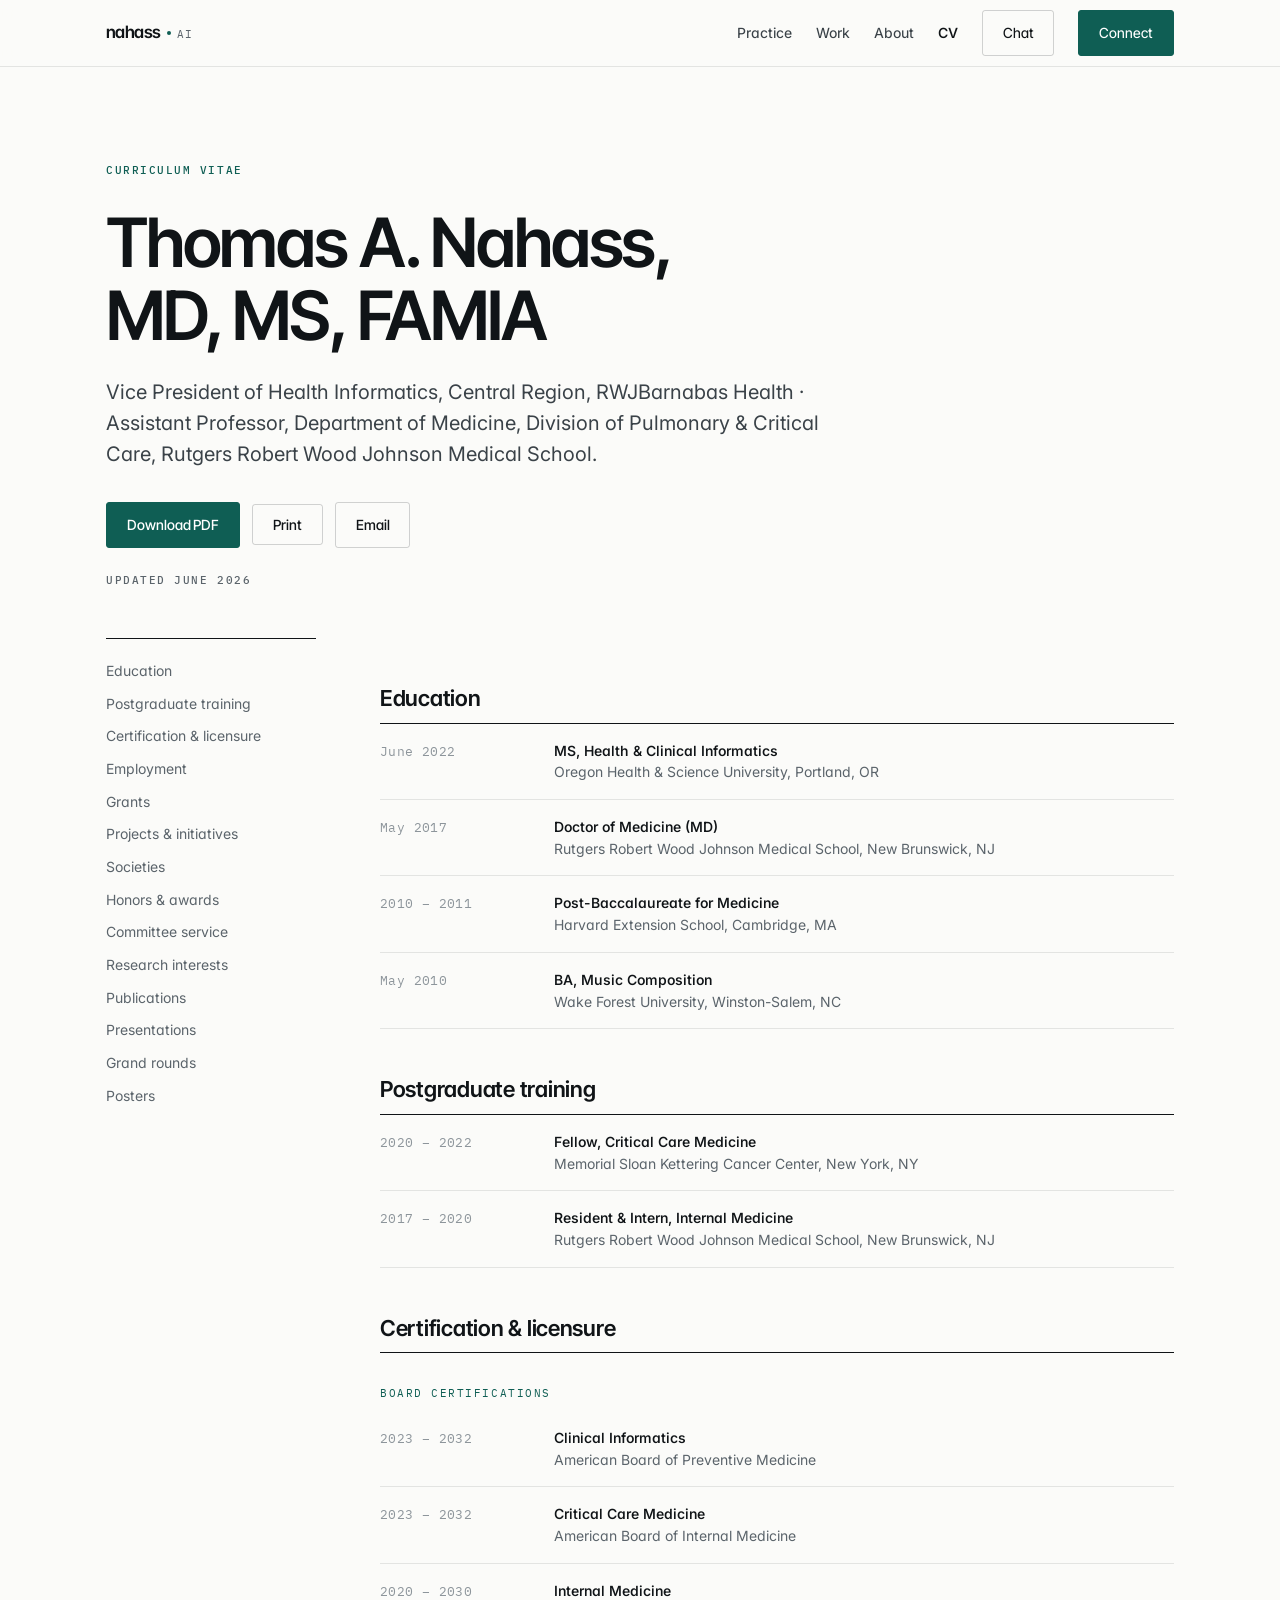
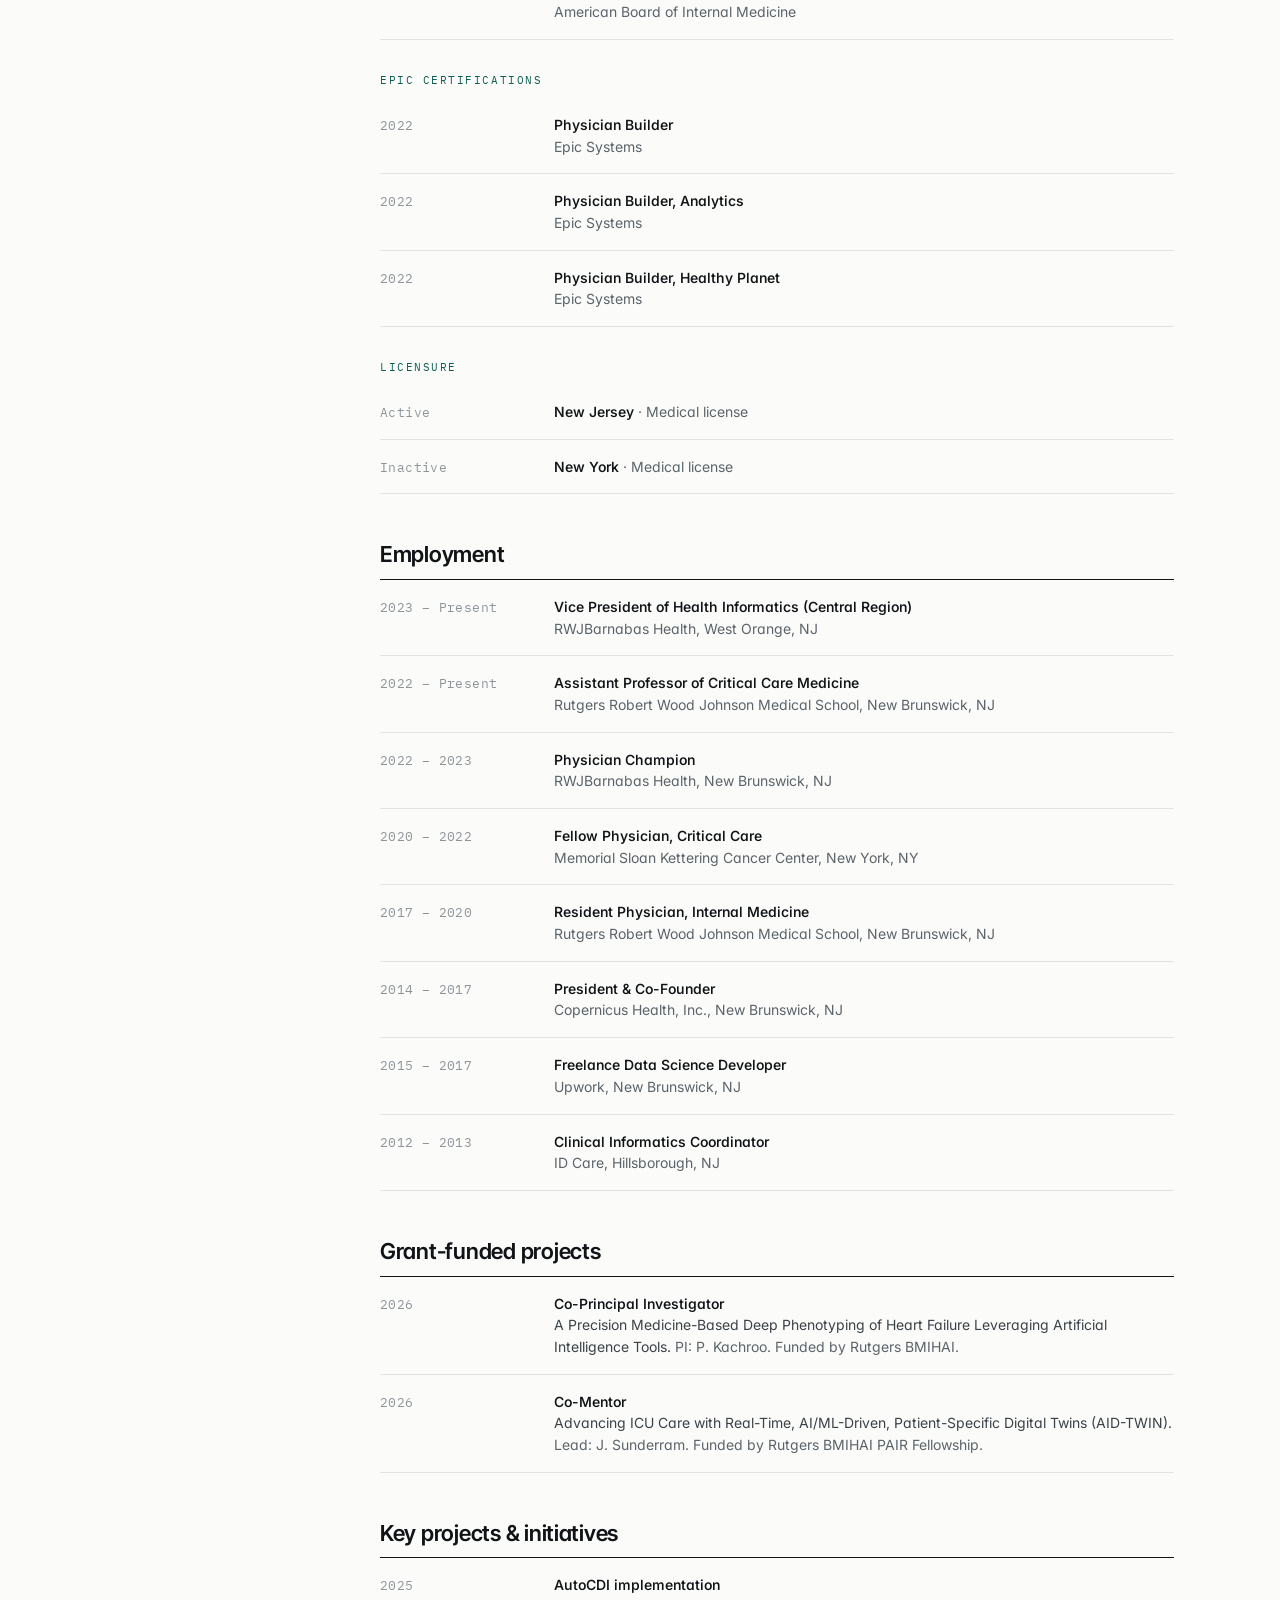
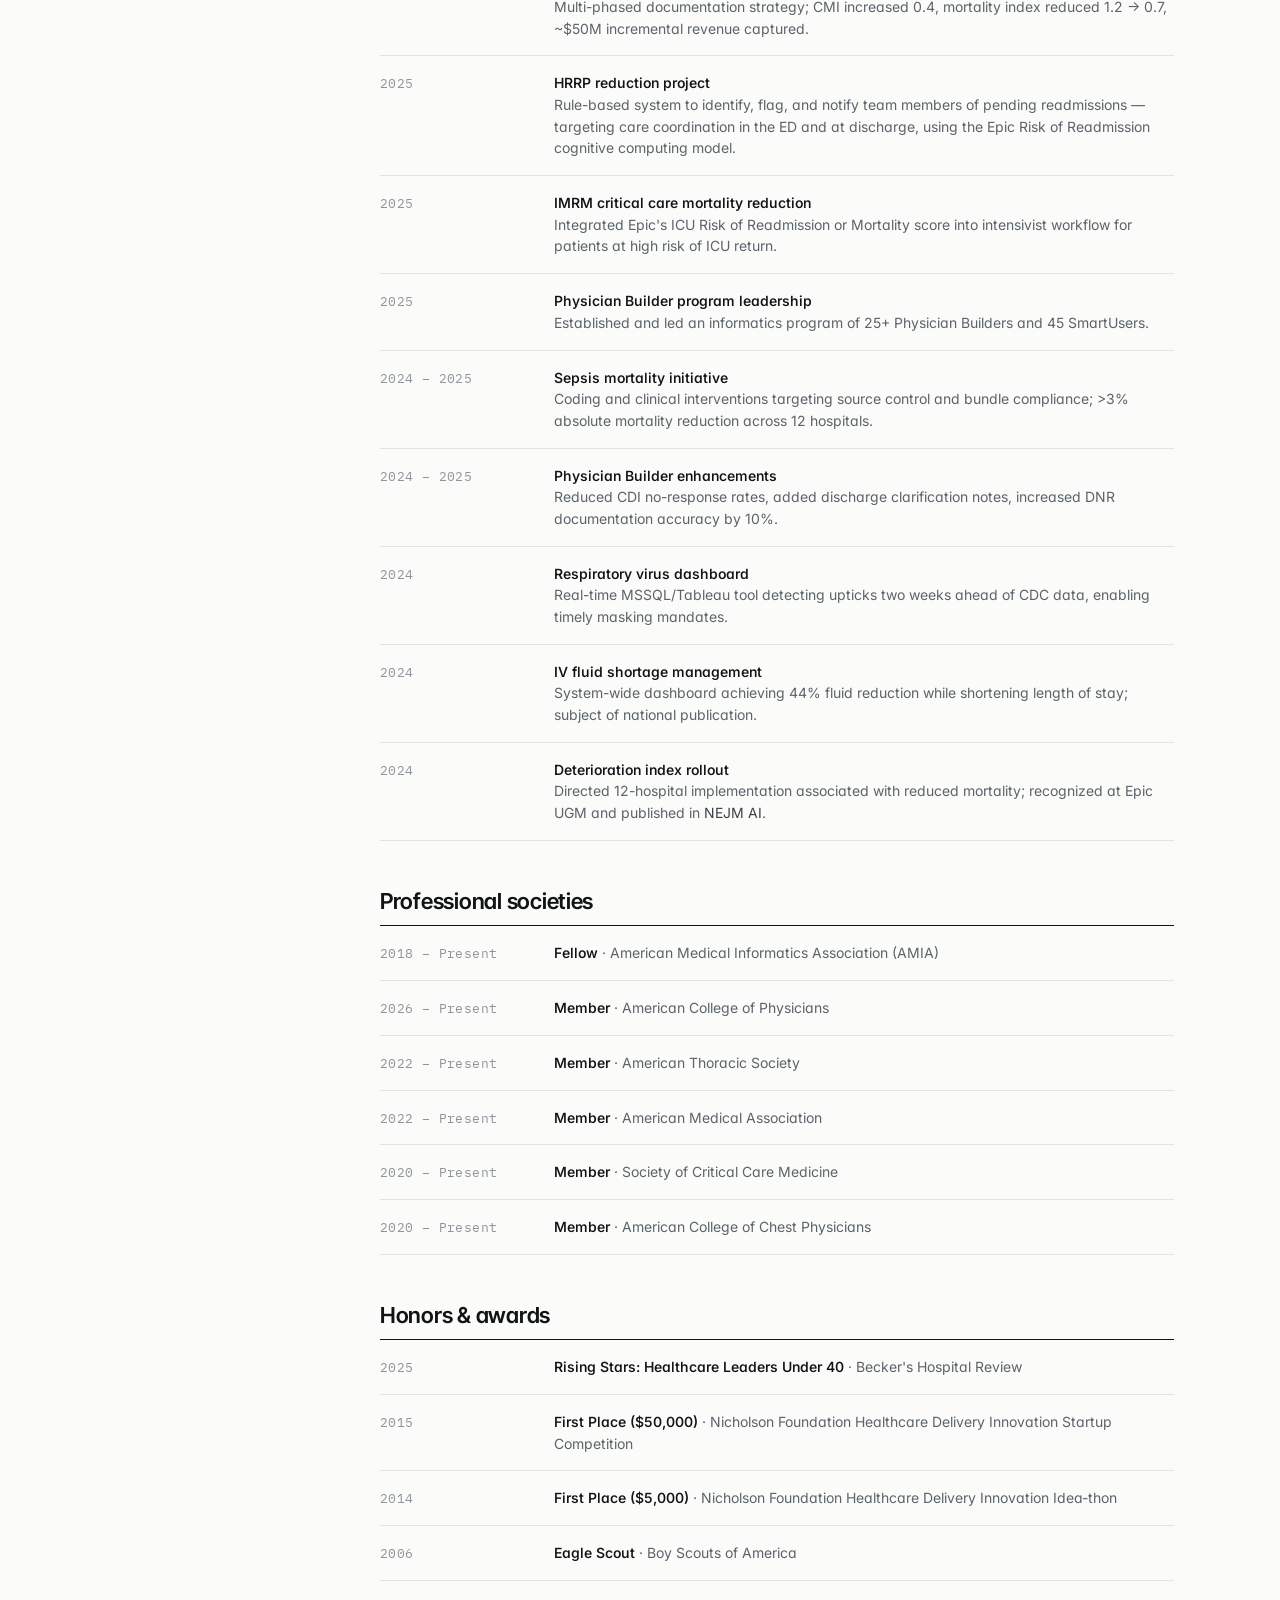
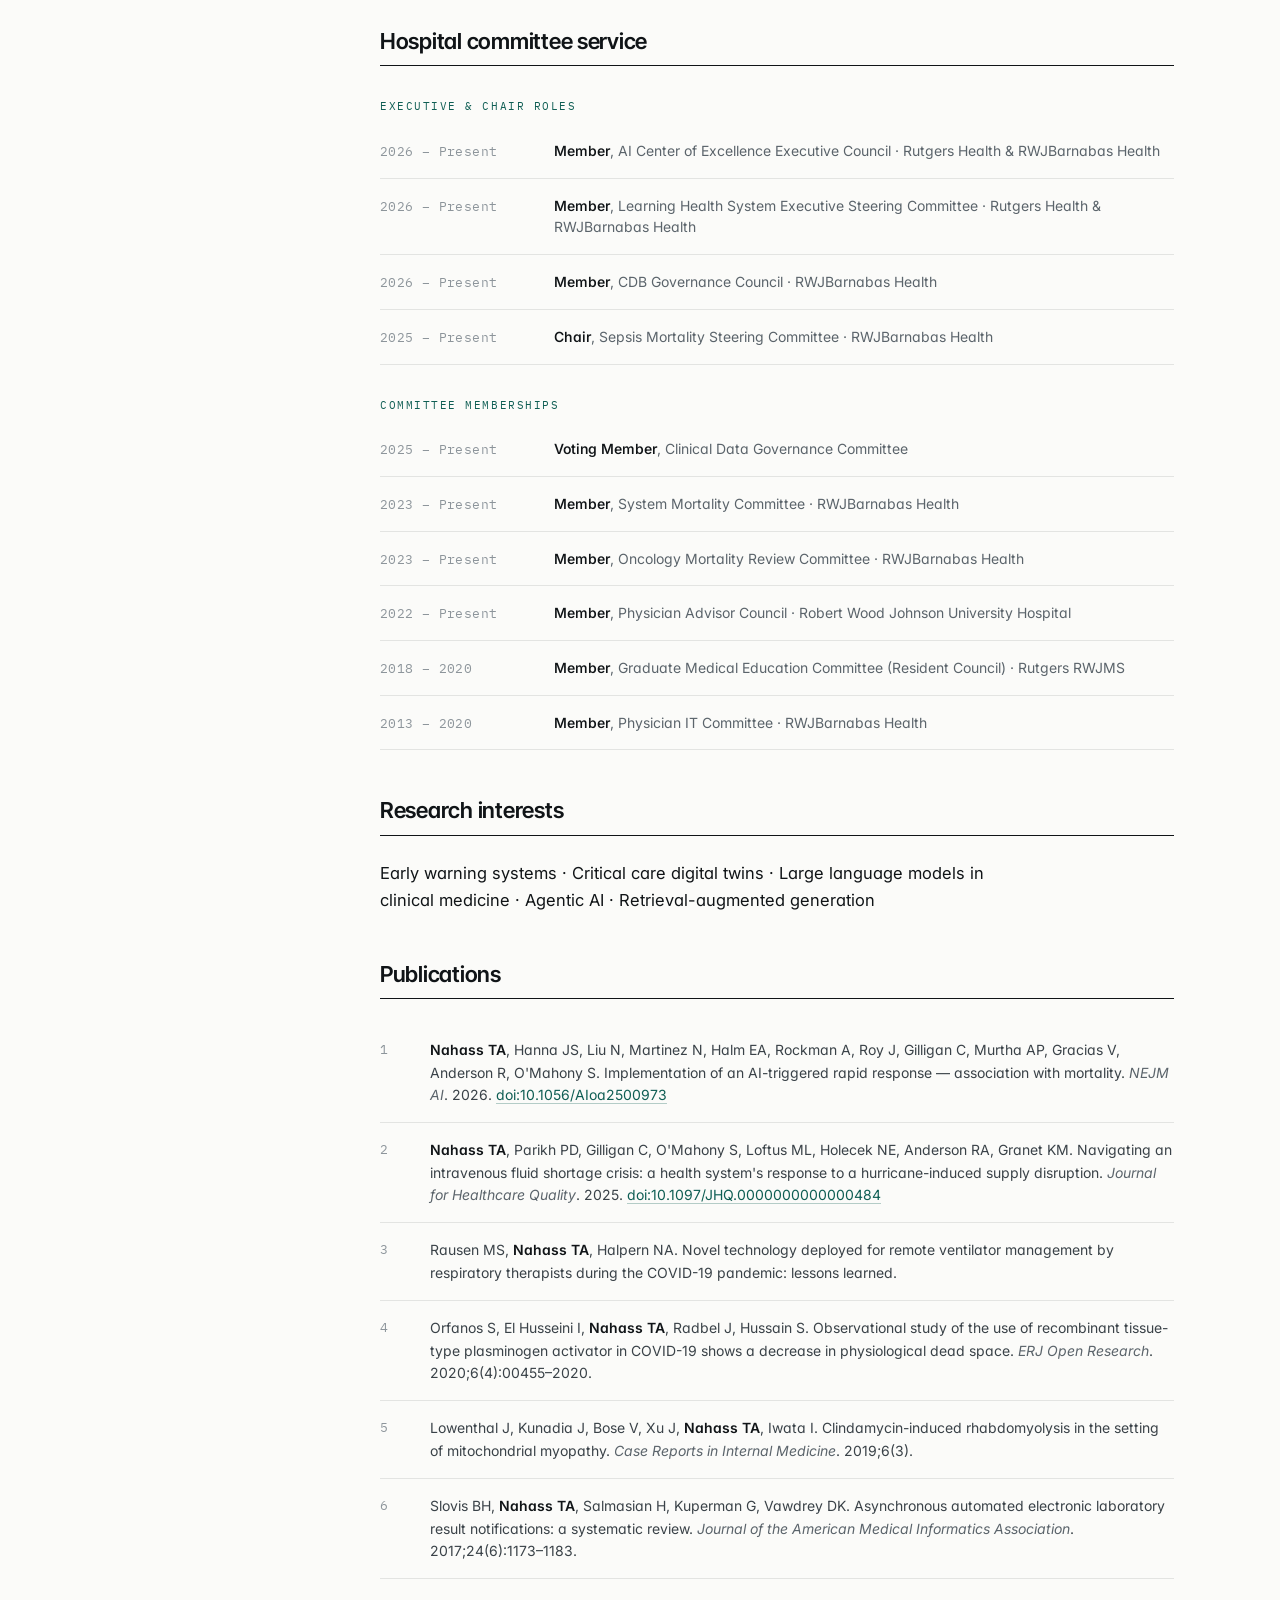
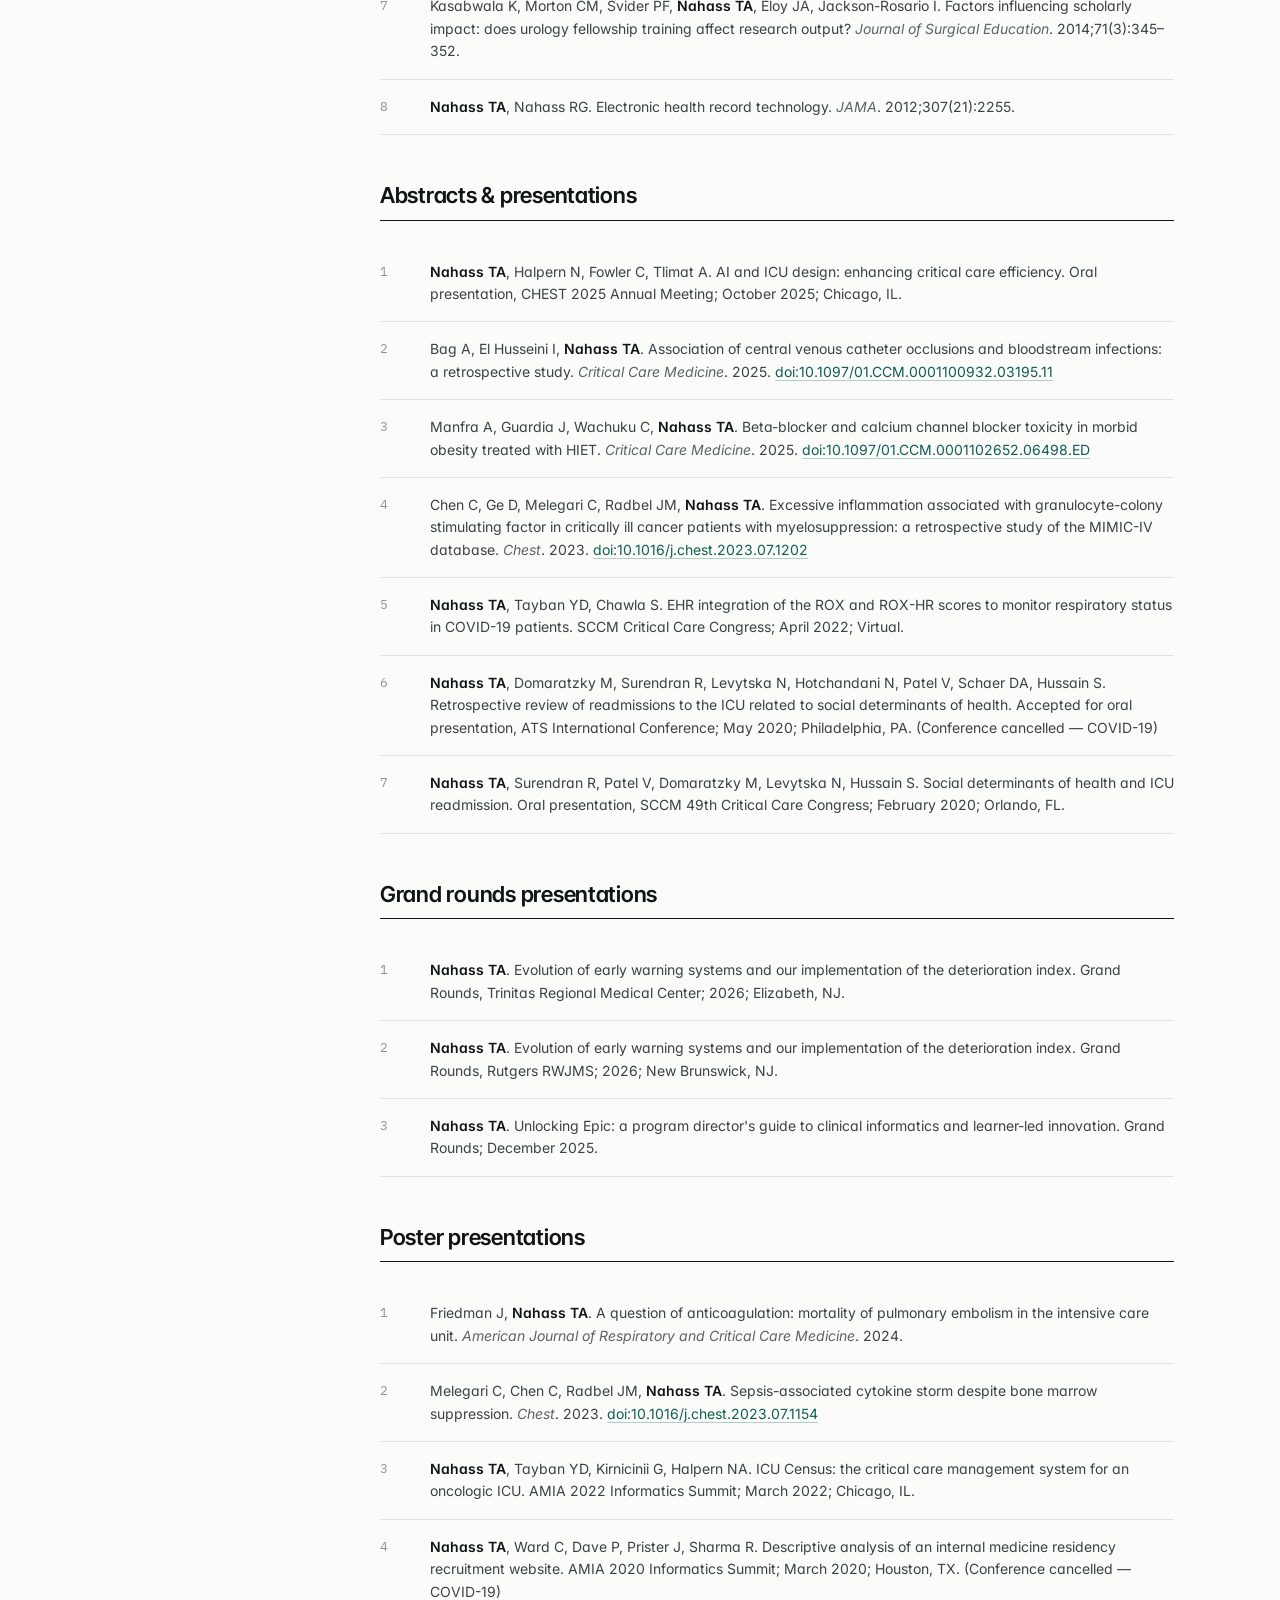
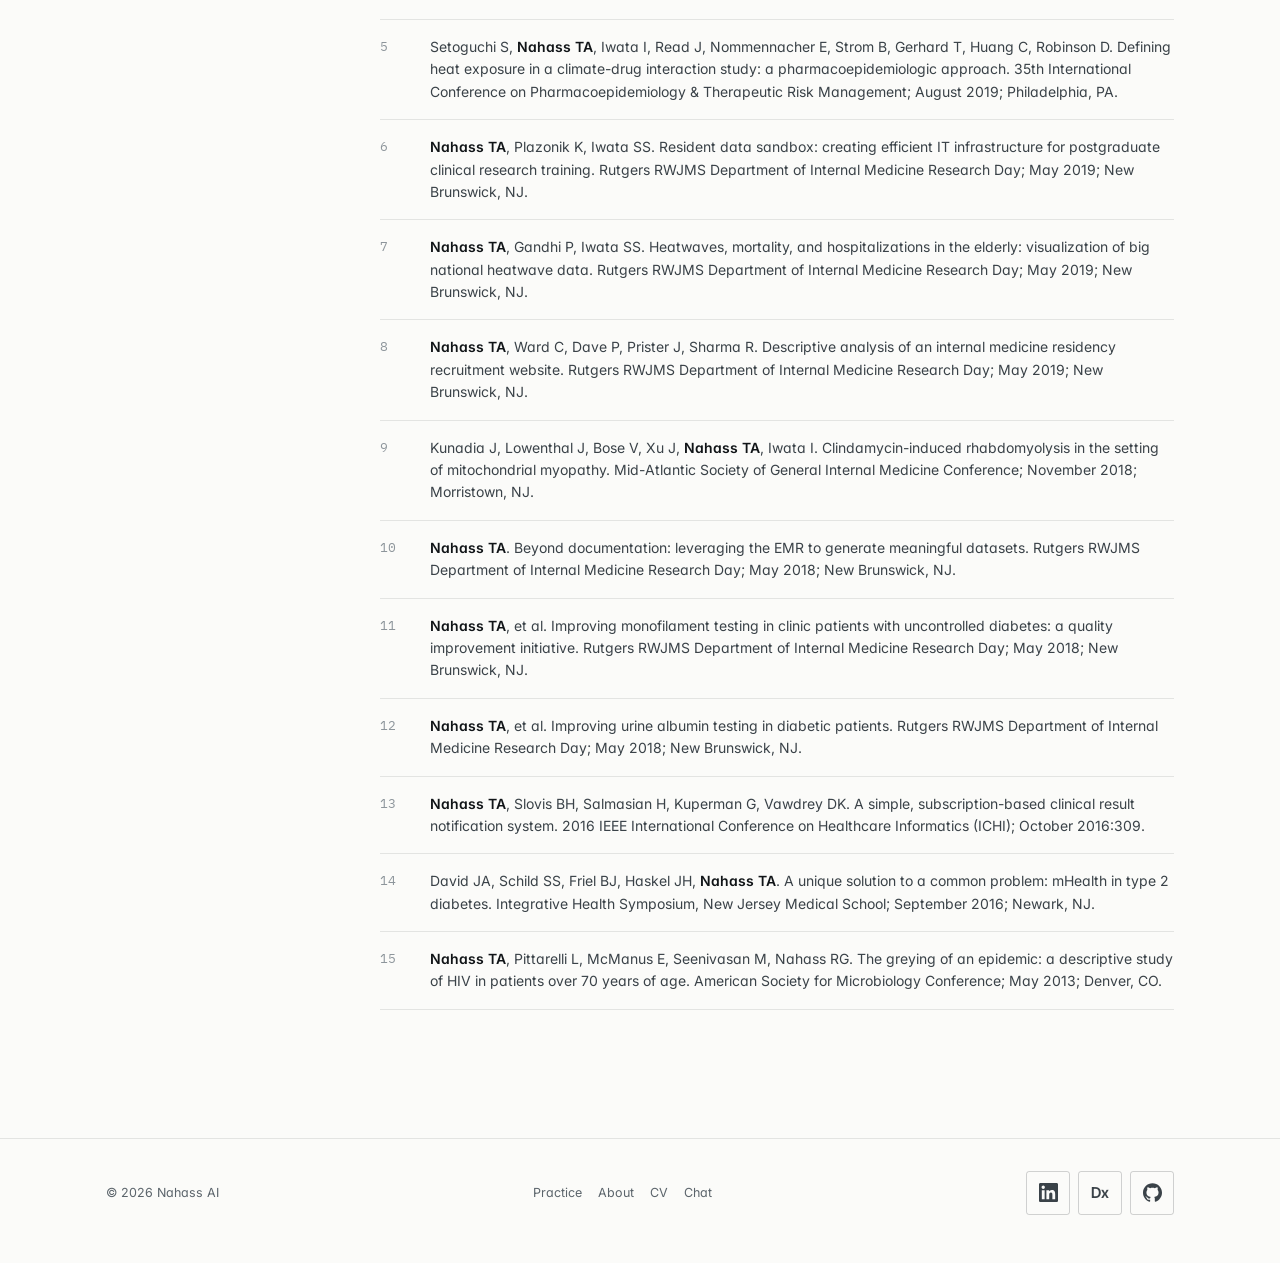
<file: cv/index.html>
<!DOCTYPE html>
<html lang="en">
<head>
<meta charset="UTF-8"/>
<meta name="viewport" content="width=device-width, initial-scale=1"/>
<title>Curriculum Vitae — Thomas A. Nahass, MD, MS, FAMIA</title>
<meta name="description" content="Curriculum vitae of Thomas A. Nahass, MD, MS, FAMIA — critical care medicine, clinical informatics, and health AI. Education, appointments, grants, publications, and presentations."/>
<link rel="canonical" href="https://nahass.ai/cv/"/>
<meta property="og:title" content="Curriculum Vitae — Thomas A. Nahass, MD, MS, FAMIA"/>
<meta property="og:description" content="Education, appointments, grants, publications, and presentations."/>
<meta property="og:type" content="profile"/>
<meta property="og:url" content="https://nahass.ai/cv/"/>
<link rel="icon" type="image/svg+xml" href="/assets/favicon.svg"/>
<link rel="apple-touch-icon" href="/assets/favicon.svg"/>
<link rel="preconnect" href="https://fonts.googleapis.com"/>
<link rel="preconnect" href="https://fonts.gstatic.com" crossorigin/>
<link href="https://fonts.googleapis.com/css2?family=Inter+Tight:wght@500;600&family=Inter:wght@400;450;500;600&family=IBM+Plex+Mono:wght@400;500&display=swap" rel="stylesheet"/>
<link rel="stylesheet" href="/assets/system.css"/>
<style>
  .cv-head { padding-block: clamp(48px, 7vw, 88px) var(--s-7); }
  .cv-layout { display: grid; grid-template-columns: 210px 1fr; gap: clamp(32px, 5vw, 72px); align-items: start; padding-bottom: var(--s-10); }
  .toc { position: sticky; top: 96px; border-top: 1px solid var(--ink); padding-top: var(--s-4); }
  .toc a { display: block; font-size: var(--t-small); color: var(--muted); text-decoration: none; padding: 5px 0; transition: color .16s ease; }
  .toc a:hover { color: var(--accent); }
  @media (max-width: 900px) { .cv-layout { grid-template-columns: 1fr; gap: var(--s-5); } .toc { display: none; } }
  .toc-m { display: none; border: 1px solid var(--rule-2); border-radius: var(--radius); margin-bottom: var(--s-6); }
  .toc-m > summary { cursor: pointer; list-style: none; padding: 14px var(--s-4); font-family: var(--mono); font-size: var(--t-micro); letter-spacing: .14em; text-transform: uppercase; color: var(--accent); }
  .toc-m > summary::-webkit-details-marker { display: none; }
  .toc-m > summary::after { content: "+"; float: right; font-size: 15px; line-height: 1; }
  .toc-m[open] > summary::after { content: "\2013"; }
  .toc-m nav { padding: 0 var(--s-4) var(--s-3); display: grid; grid-template-columns: repeat(2, 1fr); gap: 0 var(--s-4); }
  .toc-m nav a { display: block; padding: 9px 0; font-size: var(--t-small); color: var(--ink-2); text-decoration: none; border-top: 1px solid var(--rule); }
  @media (max-width: 900px) { .toc-m { display: block; } }
  @media (max-width: 480px) { .toc-m nav { grid-template-columns: 1fr; } }

  .cv-sec { padding-top: var(--s-7); }
  .cv-sec:first-child { padding-top: 0; }
  .cv-sec > h2 { font-size: var(--t-h3); letter-spacing: -.012em; padding-bottom: var(--s-3); border-bottom: 1px solid var(--ink); }
  .cv-sub { font-family: var(--mono); font-size: var(--t-micro); letter-spacing: .14em; text-transform: uppercase; color: var(--accent); margin-top: var(--s-6); margin-bottom: var(--s-2); }

  .e { display: grid; grid-template-columns: 150px 1fr; gap: var(--s-5); padding: var(--s-4) 0; border-bottom: 1px solid var(--rule); align-items: baseline; }
  .e .d { font-family: var(--mono); font-size: var(--t-tiny); color: var(--faint); letter-spacing: .03em; }
  .e .b strong { font-weight: 550; color: var(--ink); }
  .e .b { font-size: var(--t-small); color: var(--muted); line-height: 1.55; }
  .e .b em { font-style: normal; color: var(--ink-2); }
  @media (max-width: 640px) { .e { grid-template-columns: 1fr; gap: var(--s-1); } }

  .pubs { counter-reset: pub; }
  .pub { display: grid; grid-template-columns: 34px 1fr; gap: var(--s-4); padding: var(--s-4) 0; border-bottom: 1px solid var(--rule); font-size: var(--t-small); line-height: 1.6; color: var(--ink-2); }
  .pub::before { counter-increment: pub; content: counter(pub); font-family: var(--mono); font-size: var(--t-tiny); color: var(--faint); }
  .pub .self { font-weight: 600; color: var(--ink); }
  .pub cite { font-style: italic; color: var(--muted); }
  .pub a { color: var(--accent); text-decoration: none; border-bottom: 1px solid rgba(15,94,84,.3); }
  .pub a:hover { border-bottom-color: var(--accent); }
  @media (max-width: 640px) { .pub { grid-template-columns: 1fr; gap: var(--s-1); } }

  /* Print: the whole CV on three Letter pages at a readable 8pt. Two columns do the
     work; the old rule broke every section onto a fresh page, which alone cost about
     a dozen. Entries and citations never split across a column. 7pt holds two pages
     if that is ever wanted again. */
  @media print {
    @page { size: Letter; margin: 0.42in 0.5in; }
    .nav-shell, .toc, .toc-m, .foot, .cv-actions, .skip { display: none !important; }
    body { background: #fff; font-size: 8pt; line-height: 1.3; color: #000; }
    .wrap { max-width: none; padding-inline: 0; }
    .cv-layout { display: block; padding-bottom: 0; }
    .cv-head { padding-block: 0 4pt; }
    .cv-head h1 { font-size: 14pt; max-width: none; margin-top: 2pt; }
    .cv-head .lede { font-size: 7.6pt; line-height: 1.3; margin-top: 2pt; max-width: none; }
    .cv-head .label { font-size: 6pt; }
    .cv-head .mt-5 { margin-top: 2pt; }

    .cv-layout > div { columns: 2; column-gap: 15pt; }
    .cv-sec { padding-top: 6pt; break-inside: auto; }
    .cv-sec > h2 { font-size: 9pt; padding-bottom: 2pt; break-after: avoid; }
    .cv-sub { font-size: 6.4pt; margin-top: 5pt; margin-bottom: 0; break-after: avoid; }
    /* screen spacing utilities are rem-based and leave a big hole under each h2 in print */
    .cv-sec .mt-4, .cv-sec .mt-5, .cv-sec .mt-6 { margin-top: 3pt; }

    .e { grid-template-columns: 54pt 1fr; gap: 6pt; padding: 2.2pt 0; break-inside: avoid; }
    .e .d { font-size: 6.4pt; }
    .e .b { font-size: 8pt; line-height: 1.3; color: #000; }
    .pub { grid-template-columns: 11pt 1fr; gap: 5pt; padding: 2.2pt 0; font-size: 7.8pt;
           line-height: 1.3; color: #000; break-inside: avoid; }
    .pub::before { font-size: 5.6pt; }
    .pub a { border-bottom: 0; color: #000; }
  }
</style>
</head>
<body>
<a class="skip" href="#main">Skip to content</a>

<div class="nav-shell">
  <div class="wrap">
    <nav class="nav">
      <a class="wordmark" href="/"><b>nahass</b><i></i><span>AI</span></a>
      <div class="nav-links">
        <a href="/#practice">Practice</a>
        <a href="/#work">Work</a>
        <a href="/about/">About</a>
        <a href="/cv/" aria-current="page">CV</a>
        <a class="btn btn--ghost" href="https://chat.nahass.ai">Chat</a>
        <a class="btn btn--connect" href="/#contact">Connect</a>
      </div>
    </nav>
  </div>
</div>

<main id="main">

<section class="cv-head">
  <div class="wrap">
    <span class="label label--accent">Curriculum Vitae</span>
    <h1 class="mt-5" style="max-width:16ch;">Thomas A. Nahass, MD, MS, FAMIA</h1>
    <p class="lede mt-5">Vice President of Health Informatics, Central Region, RWJBarnabas Health · Assistant Professor, Department of Medicine, Division of Pulmonary &amp; Critical Care, Rutgers Robert Wood Johnson Medical School.</p>
    <div class="cluster mt-6 cv-actions">
      <a class="btn" href="/assets/nahass-cv.pdf">Download PDF</a>
      <button class="btn btn--ghost" type="button" id="printcv">Print</button>
      <a class="btn btn--ghost" href="mailto:tom@nahass.ai">Email</a>
    </div>
    <p class="mt-5 label">Updated June 2026</p>
  </div>
</section>

<div class="wrap cv-layout">

  <nav class="toc" aria-label="CV sections">
    <a href="#education">Education</a>
    <a href="#training">Postgraduate training</a>
    <a href="#certification">Certification &amp; licensure</a>
    <a href="#employment">Employment</a>
    <a href="#grants">Grants</a>
    <a href="#projects">Projects &amp; initiatives</a>
    <a href="#societies">Societies</a>
    <a href="#honors">Honors &amp; awards</a>
    <a href="#committees">Committee service</a>
    <a href="#research">Research interests</a>
    <a href="#publications">Publications</a>
    <a href="#presentations">Presentations</a>
    <a href="#grand-rounds">Grand rounds</a>
    <a href="#posters">Posters</a>
  </nav>

  <div>
    <details class="toc-m">
      <summary>Jump to a section</summary>
      <nav aria-label="CV sections">
    <a href="#education">Education</a>
    <a href="#training">Postgraduate training</a>
    <a href="#certification">Certification &amp; licensure</a>
    <a href="#employment">Employment</a>
    <a href="#grants">Grants</a>
    <a href="#projects">Projects &amp; initiatives</a>
    <a href="#societies">Societies</a>
    <a href="#honors">Honors &amp; awards</a>
    <a href="#committees">Committee service</a>
    <a href="#research">Research interests</a>
    <a href="#publications">Publications</a>
    <a href="#presentations">Presentations</a>
    <a href="#grand-rounds">Grand rounds</a>
    <a href="#posters">Posters</a>
  </nav>
    </details>

        <section class="cv-sec" id="education">
      <h2>Education</h2>
      <div class="e"><div class="d">June 2022</div><div class="b"><strong>MS, Health &amp; Clinical Informatics</strong><br/>Oregon Health &amp; Science University, Portland, OR</div></div>
      <div class="e"><div class="d">May 2017</div><div class="b"><strong>Doctor of Medicine (MD)</strong><br/>Rutgers Robert Wood Johnson Medical School, New Brunswick, NJ</div></div>
      <div class="e"><div class="d">2010 – 2011</div><div class="b"><strong>Post-Baccalaureate for Medicine</strong><br/>Harvard Extension School, Cambridge, MA</div></div>
      <div class="e"><div class="d">May 2010</div><div class="b"><strong>BA, Music Composition</strong><br/>Wake Forest University, Winston-Salem, NC</div></div>
    </section>

    <section class="cv-sec" id="training">
      <h2>Postgraduate training</h2>
      <div class="e"><div class="d">2020 – 2022</div><div class="b"><strong>Fellow, Critical Care Medicine</strong><br/>Memorial Sloan Kettering Cancer Center, New York, NY</div></div>
      <div class="e"><div class="d">2017 – 2020</div><div class="b"><strong>Resident &amp; Intern, Internal Medicine</strong><br/>Rutgers Robert Wood Johnson Medical School, New Brunswick, NJ</div></div>
    </section>

    <section class="cv-sec" id="certification">
      <h2>Certification &amp; licensure</h2>
      <div class="cv-sub">Board certifications</div>
      <div class="e"><div class="d">2023 – 2032</div><div class="b"><strong>Clinical Informatics</strong><br/>American Board of Preventive Medicine</div></div>
      <div class="e"><div class="d">2023 – 2032</div><div class="b"><strong>Critical Care Medicine</strong><br/>American Board of Internal Medicine</div></div>
      <div class="e"><div class="d">2020 – 2030</div><div class="b"><strong>Internal Medicine</strong><br/>American Board of Internal Medicine</div></div>
      <div class="cv-sub">Epic certifications</div>
      <div class="e"><div class="d">2022</div><div class="b"><strong>Physician Builder</strong><br/>Epic Systems</div></div>
      <div class="e"><div class="d">2022</div><div class="b"><strong>Physician Builder, Analytics</strong><br/>Epic Systems</div></div>
      <div class="e"><div class="d">2022</div><div class="b"><strong>Physician Builder, Healthy Planet</strong><br/>Epic Systems</div></div>
      <div class="cv-sub">Licensure</div>
      <div class="e"><div class="d">Active</div><div class="b"><strong>New Jersey</strong> · Medical license</div></div>
      <div class="e"><div class="d">Inactive</div><div class="b"><strong>New York</strong> · Medical license</div></div>
    </section>

    <section class="cv-sec" id="employment">
      <h2>Employment</h2>
      <div class="e"><div class="d">2023 – Present</div><div class="b"><strong>Vice President of Health Informatics (Central Region)</strong><br/>RWJBarnabas Health, West Orange, NJ</div></div>
      <div class="e"><div class="d">2022 – Present</div><div class="b"><strong>Assistant Professor of Critical Care Medicine</strong><br/>Rutgers Robert Wood Johnson Medical School, New Brunswick, NJ</div></div>
      <div class="e"><div class="d">2022 – 2023</div><div class="b"><strong>Physician Champion</strong><br/>RWJBarnabas Health, New Brunswick, NJ</div></div>
      <div class="e"><div class="d">2020 – 2022</div><div class="b"><strong>Fellow Physician, Critical Care</strong><br/>Memorial Sloan Kettering Cancer Center, New York, NY</div></div>
      <div class="e"><div class="d">2017 – 2020</div><div class="b"><strong>Resident Physician, Internal Medicine</strong><br/>Rutgers Robert Wood Johnson Medical School, New Brunswick, NJ</div></div>
      <div class="e"><div class="d">2014 – 2017</div><div class="b"><strong>President &amp; Co-Founder</strong><br/>Copernicus Health, Inc., New Brunswick, NJ</div></div>
      <div class="e"><div class="d">2015 – 2017</div><div class="b"><strong>Freelance Data Science Developer</strong><br/>Upwork, New Brunswick, NJ</div></div>
      <div class="e"><div class="d">2012 – 2013</div><div class="b"><strong>Clinical Informatics Coordinator</strong><br/>ID Care, Hillsborough, NJ</div></div>
    </section>

    <section class="cv-sec" id="grants">
      <h2>Grant-funded projects</h2>
      <div class="e"><div class="d">2026</div><div class="b"><strong>Co-Principal Investigator</strong><br/><em>A Precision Medicine-Based Deep Phenotyping of Heart Failure Leveraging Artificial Intelligence Tools.</em> PI: P. Kachroo. Funded by Rutgers BMIHAI.</div></div>
      <div class="e"><div class="d">2026</div><div class="b"><strong>Co-Mentor</strong><br/><em>Advancing ICU Care with Real-Time, AI/ML-Driven, Patient-Specific Digital Twins (AID-TWIN).</em> Lead: J. Sunderram. Funded by Rutgers BMIHAI PAIR Fellowship.</div></div>
    </section>

    <section class="cv-sec" id="projects">
      <h2>Key projects &amp; initiatives</h2>
      <div class="e"><div class="d">2025</div><div class="b"><strong>AutoCDI implementation</strong><br/>Multi-phased documentation strategy; CMI increased 0.4, mortality index reduced 1.2 → 0.7, ~$50M incremental revenue captured.</div></div>
      <div class="e"><div class="d">2025</div><div class="b"><strong>HRRP reduction project</strong><br/>Rule-based system to identify, flag, and notify team members of pending readmissions — targeting care coordination in the ED and at discharge, using the Epic Risk of Readmission cognitive computing model.</div></div>
      <div class="e"><div class="d">2025</div><div class="b"><strong>IMRM critical care mortality reduction</strong><br/>Integrated Epic's ICU Risk of Readmission or Mortality score into intensivist workflow for patients at high risk of ICU return.</div></div>
      <div class="e"><div class="d">2025</div><div class="b"><strong>Physician Builder program leadership</strong><br/>Established and led an informatics program of 25+ Physician Builders and 45 SmartUsers.</div></div>
      <div class="e"><div class="d">2024 – 2025</div><div class="b"><strong>Sepsis mortality initiative</strong><br/>Coding and clinical interventions targeting source control and bundle compliance; &gt;3% absolute mortality reduction across 12 hospitals.</div></div>
      <div class="e"><div class="d">2024 – 2025</div><div class="b"><strong>Physician Builder enhancements</strong><br/>Reduced CDI no-response rates, added discharge clarification notes, increased DNR documentation accuracy by 10%.</div></div>
      <div class="e"><div class="d">2024</div><div class="b"><strong>Respiratory virus dashboard</strong><br/>Real-time MSSQL/Tableau tool detecting upticks two weeks ahead of CDC data, enabling timely masking mandates.</div></div>
      <div class="e"><div class="d">2024</div><div class="b"><strong>IV fluid shortage management</strong><br/>System-wide dashboard achieving 44% fluid reduction while shortening length of stay; subject of national publication.</div></div>
      <div class="e"><div class="d">2024</div><div class="b"><strong>Deterioration index rollout</strong><br/>Directed 12-hospital implementation associated with reduced mortality; recognized at Epic UGM and published in <em>NEJM AI</em>.</div></div>
    </section>

    <section class="cv-sec" id="societies">
      <h2>Professional societies</h2>
      <div class="e"><div class="d">2018 – Present</div><div class="b"><strong>Fellow</strong> · American Medical Informatics Association (AMIA)</div></div>
      <div class="e"><div class="d">2026 – Present</div><div class="b"><strong>Member</strong> · American College of Physicians</div></div>
      <div class="e"><div class="d">2022 – Present</div><div class="b"><strong>Member</strong> · American Thoracic Society</div></div>
      <div class="e"><div class="d">2022 – Present</div><div class="b"><strong>Member</strong> · American Medical Association</div></div>
      <div class="e"><div class="d">2020 – Present</div><div class="b"><strong>Member</strong> · Society of Critical Care Medicine</div></div>
      <div class="e"><div class="d">2020 – Present</div><div class="b"><strong>Member</strong> · American College of Chest Physicians</div></div>
    </section>

    <section class="cv-sec" id="honors">
      <h2>Honors &amp; awards</h2>
      <div class="e"><div class="d">2025</div><div class="b"><strong>Rising Stars: Healthcare Leaders Under 40</strong> · Becker's Hospital Review</div></div>
      <div class="e"><div class="d">2015</div><div class="b"><strong>First Place ($50,000)</strong> · Nicholson Foundation Healthcare Delivery Innovation Startup Competition</div></div>
      <div class="e"><div class="d">2014</div><div class="b"><strong>First Place ($5,000)</strong> · Nicholson Foundation Healthcare Delivery Innovation Idea-thon</div></div>
      <div class="e"><div class="d">2006</div><div class="b"><strong>Eagle Scout</strong> · Boy Scouts of America</div></div>
    </section>

    <section class="cv-sec" id="committees">
      <h2>Hospital committee service</h2>
      <div class="cv-sub">Executive &amp; chair roles</div>
      <div class="e"><div class="d">2026 – Present</div><div class="b"><strong>Member</strong>, AI Center of Excellence Executive Council · Rutgers Health &amp; RWJBarnabas Health</div></div>
      <div class="e"><div class="d">2026 – Present</div><div class="b"><strong>Member</strong>, Learning Health System Executive Steering Committee · Rutgers Health &amp; RWJBarnabas Health</div></div>
      <div class="e"><div class="d">2026 – Present</div><div class="b"><strong>Member</strong>, CDB Governance Council · RWJBarnabas Health</div></div>
      <div class="e"><div class="d">2025 – Present</div><div class="b"><strong>Chair</strong>, Sepsis Mortality Steering Committee · RWJBarnabas Health</div></div>
      <div class="cv-sub">Committee memberships</div>
      <div class="e"><div class="d">2025 – Present</div><div class="b"><strong>Voting Member</strong>, Clinical Data Governance Committee</div></div>
      <div class="e"><div class="d">2023 – Present</div><div class="b"><strong>Member</strong>, System Mortality Committee · RWJBarnabas Health</div></div>
      <div class="e"><div class="d">2023 – Present</div><div class="b"><strong>Member</strong>, Oncology Mortality Review Committee · RWJBarnabas Health</div></div>
      <div class="e"><div class="d">2022 – Present</div><div class="b"><strong>Member</strong>, Physician Advisor Council · Robert Wood Johnson University Hospital</div></div>
      <div class="e"><div class="d">2018 – 2020</div><div class="b"><strong>Member</strong>, Graduate Medical Education Committee (Resident Council) · Rutgers RWJMS</div></div>
      <div class="e"><div class="d">2013 – 2020</div><div class="b"><strong>Member</strong>, Physician IT Committee · RWJBarnabas Health</div></div>
    </section>

    <section class="cv-sec" id="research">
      <h2>Research interests</h2>
      <p class="mt-5">Early warning systems · Critical care digital twins · Large language models in clinical medicine · Agentic AI · Retrieval-augmented generation</p>
    </section>

    <section class="cv-sec" id="publications">
      <h2>Publications</h2>
      <div class="pubs mt-5">
        <div class="pub"><div><span class="self">Nahass TA</span>, Hanna JS, Liu N, Martinez N, Halm EA, Rockman A, Roy J, Gilligan C, Murtha AP, Gracias V, Anderson R, O'Mahony S. Implementation of an AI-triggered rapid response — association with mortality. <cite>NEJM AI</cite>. 2026. <a href="https://doi.org/10.1056/AIoa2500973">doi:10.1056/AIoa2500973</a></div></div>
        <div class="pub"><div><span class="self">Nahass TA</span>, Parikh PD, Gilligan C, O'Mahony S, Loftus ML, Holecek NE, Anderson RA, Granet KM. Navigating an intravenous fluid shortage crisis: a health system's response to a hurricane-induced supply disruption. <cite>Journal for Healthcare Quality</cite>. 2025. <a href="https://doi.org/10.1097/JHQ.0000000000000484">doi:10.1097/JHQ.0000000000000484</a></div></div>
        <div class="pub"><div>Rausen MS, <span class="self">Nahass TA</span>, Halpern NA. Novel technology deployed for remote ventilator management by respiratory therapists during the COVID-19 pandemic: lessons learned.</div></div>
        <div class="pub"><div>Orfanos S, El Husseini I, <span class="self">Nahass TA</span>, Radbel J, Hussain S. Observational study of the use of recombinant tissue-type plasminogen activator in COVID-19 shows a decrease in physiological dead space. <cite>ERJ Open Research</cite>. 2020;6(4):00455–2020.</div></div>
        <div class="pub"><div>Lowenthal J, Kunadia J, Bose V, Xu J, <span class="self">Nahass TA</span>, Iwata I. Clindamycin-induced rhabdomyolysis in the setting of mitochondrial myopathy. <cite>Case Reports in Internal Medicine</cite>. 2019;6(3).</div></div>
        <div class="pub"><div>Slovis BH, <span class="self">Nahass TA</span>, Salmasian H, Kuperman G, Vawdrey DK. Asynchronous automated electronic laboratory result notifications: a systematic review. <cite>Journal of the American Medical Informatics Association</cite>. 2017;24(6):1173–1183.</div></div>
        <div class="pub"><div>Kasabwala K, Morton CM, Svider PF, <span class="self">Nahass TA</span>, Eloy JA, Jackson-Rosario I. Factors influencing scholarly impact: does urology fellowship training affect research output? <cite>Journal of Surgical Education</cite>. 2014;71(3):345–352.</div></div>
        <div class="pub"><div><span class="self">Nahass TA</span>, Nahass RG. Electronic health record technology. <cite>JAMA</cite>. 2012;307(21):2255.</div></div>
      </div>
    </section>

    <section class="cv-sec" id="presentations">
      <h2>Abstracts &amp; presentations</h2>
      <div class="pubs mt-5">
        <div class="pub"><div><span class="self">Nahass TA</span>, Halpern N, Fowler C, Tlimat A. AI and ICU design: enhancing critical care efficiency. Oral presentation, CHEST 2025 Annual Meeting; October 2025; Chicago, IL.</div></div>
        <div class="pub"><div>Bag A, El Husseini I, <span class="self">Nahass TA</span>. Association of central venous catheter occlusions and bloodstream infections: a retrospective study. <cite>Critical Care Medicine</cite>. 2025. <a href="https://doi.org/10.1097/01.CCM.0001100932.03195.11">doi:10.1097/01.CCM.0001100932.03195.11</a></div></div>
        <div class="pub"><div>Manfra A, Guardia J, Wachuku C, <span class="self">Nahass TA</span>. Beta-blocker and calcium channel blocker toxicity in morbid obesity treated with HIET. <cite>Critical Care Medicine</cite>. 2025. <a href="https://doi.org/10.1097/01.CCM.0001102652.06498.ED">doi:10.1097/01.CCM.0001102652.06498.ED</a></div></div>
        <div class="pub"><div>Chen C, Ge D, Melegari C, Radbel JM, <span class="self">Nahass TA</span>. Excessive inflammation associated with granulocyte-colony stimulating factor in critically ill cancer patients with myelosuppression: a retrospective study of the MIMIC-IV database. <cite>Chest</cite>. 2023. <a href="https://doi.org/10.1016/j.chest.2023.07.1202">doi:10.1016/j.chest.2023.07.1202</a></div></div>
        <div class="pub"><div><span class="self">Nahass TA</span>, Tayban YD, Chawla S. EHR integration of the ROX and ROX-HR scores to monitor respiratory status in COVID-19 patients. SCCM Critical Care Congress; April 2022; Virtual.</div></div>
        <div class="pub"><div><span class="self">Nahass TA</span>, Domaratzky M, Surendran R, Levytska N, Hotchandani N, Patel V, Schaer DA, Hussain S. Retrospective review of readmissions to the ICU related to social determinants of health. Accepted for oral presentation, ATS International Conference; May 2020; Philadelphia, PA. (Conference cancelled — COVID-19)</div></div>
        <div class="pub"><div><span class="self">Nahass TA</span>, Surendran R, Patel V, Domaratzky M, Levytska N, Hussain S. Social determinants of health and ICU readmission. Oral presentation, SCCM 49th Critical Care Congress; February 2020; Orlando, FL.</div></div>
      </div>
    </section>

    <section class="cv-sec" id="grand-rounds">
      <h2>Grand rounds presentations</h2>
      <div class="pubs mt-5">
        <div class="pub"><div><span class="self">Nahass TA</span>. Evolution of early warning systems and our implementation of the deterioration index. Grand Rounds, Trinitas Regional Medical Center; 2026; Elizabeth, NJ.</div></div>
        <div class="pub"><div><span class="self">Nahass TA</span>. Evolution of early warning systems and our implementation of the deterioration index. Grand Rounds, Rutgers RWJMS; 2026; New Brunswick, NJ.</div></div>
        <div class="pub"><div><span class="self">Nahass TA</span>. Unlocking Epic: a program director's guide to clinical informatics and learner-led innovation. Grand Rounds; December 2025.</div></div>
      </div>
    </section>

    <section class="cv-sec" id="posters">
      <h2>Poster presentations</h2>
      <div class="pubs mt-5">
        <div class="pub"><div>Friedman J, <span class="self">Nahass TA</span>. A question of anticoagulation: mortality of pulmonary embolism in the intensive care unit. <cite>American Journal of Respiratory and Critical Care Medicine</cite>. 2024.</div></div>
        <div class="pub"><div>Melegari C, Chen C, Radbel JM, <span class="self">Nahass TA</span>. Sepsis-associated cytokine storm despite bone marrow suppression. <cite>Chest</cite>. 2023. <a href="https://doi.org/10.1016/j.chest.2023.07.1154">doi:10.1016/j.chest.2023.07.1154</a></div></div>
        <div class="pub"><div><span class="self">Nahass TA</span>, Tayban YD, Kirnicinii G, Halpern NA. ICU Census: the critical care management system for an oncologic ICU. AMIA 2022 Informatics Summit; March 2022; Chicago, IL.</div></div>
        <div class="pub"><div><span class="self">Nahass TA</span>, Ward C, Dave P, Prister J, Sharma R. Descriptive analysis of an internal medicine residency recruitment website. AMIA 2020 Informatics Summit; March 2020; Houston, TX. (Conference cancelled — COVID-19)</div></div>
        <div class="pub"><div>Setoguchi S, <span class="self">Nahass TA</span>, Iwata I, Read J, Nommennacher E, Strom B, Gerhard T, Huang C, Robinson D. Defining heat exposure in a climate-drug interaction study: a pharmacoepidemiologic approach. 35th International Conference on Pharmacoepidemiology &amp; Therapeutic Risk Management; August 2019; Philadelphia, PA.</div></div>
        <div class="pub"><div><span class="self">Nahass TA</span>, Plazonik K, Iwata SS. Resident data sandbox: creating efficient IT infrastructure for postgraduate clinical research training. Rutgers RWJMS Department of Internal Medicine Research Day; May 2019; New Brunswick, NJ.</div></div>
        <div class="pub"><div><span class="self">Nahass TA</span>, Gandhi P, Iwata SS. Heatwaves, mortality, and hospitalizations in the elderly: visualization of big national heatwave data. Rutgers RWJMS Department of Internal Medicine Research Day; May 2019; New Brunswick, NJ.</div></div>
        <div class="pub"><div><span class="self">Nahass TA</span>, Ward C, Dave P, Prister J, Sharma R. Descriptive analysis of an internal medicine residency recruitment website. Rutgers RWJMS Department of Internal Medicine Research Day; May 2019; New Brunswick, NJ.</div></div>
        <div class="pub"><div>Kunadia J, Lowenthal J, Bose V, Xu J, <span class="self">Nahass TA</span>, Iwata I. Clindamycin-induced rhabdomyolysis in the setting of mitochondrial myopathy. Mid-Atlantic Society of General Internal Medicine Conference; November 2018; Morristown, NJ.</div></div>
        <div class="pub"><div><span class="self">Nahass TA</span>. Beyond documentation: leveraging the EMR to generate meaningful datasets. Rutgers RWJMS Department of Internal Medicine Research Day; May 2018; New Brunswick, NJ.</div></div>
        <div class="pub"><div><span class="self">Nahass TA</span>, et al. Improving monofilament testing in clinic patients with uncontrolled diabetes: a quality improvement initiative. Rutgers RWJMS Department of Internal Medicine Research Day; May 2018; New Brunswick, NJ.</div></div>
        <div class="pub"><div><span class="self">Nahass TA</span>, et al. Improving urine albumin testing in diabetic patients. Rutgers RWJMS Department of Internal Medicine Research Day; May 2018; New Brunswick, NJ.</div></div>
        <div class="pub"><div><span class="self">Nahass TA</span>, Slovis BH, Salmasian H, Kuperman G, Vawdrey DK. A simple, subscription-based clinical result notification system. 2016 IEEE International Conference on Healthcare Informatics (ICHI); October 2016:309.</div></div>
        <div class="pub"><div>David JA, Schild SS, Friel BJ, Haskel JH, <span class="self">Nahass TA</span>. A unique solution to a common problem: mHealth in type 2 diabetes. Integrative Health Symposium, New Jersey Medical School; September 2016; Newark, NJ.</div></div>
        <div class="pub"><div><span class="self">Nahass TA</span>, Pittarelli L, McManus E, Seenivasan M, Nahass RG. The greying of an epidemic: a descriptive study of HIV in patients over 70 years of age. American Society for Microbiology Conference; May 2013; Denver, CO.</div></div>
      </div>
    </section>

  </div>
</div>

</main>

<script>document.getElementById("printcv").addEventListener("click",function(){window.print();});</script>

<footer class="foot">
  <div class="wrap foot-in">
    <div>© 2026 Nahass AI</div>
    <nav class="foot-nav">
      <a href="/">Practice</a>
      <a href="/about/">About</a>
      <a href="/cv/">CV</a>
      <a href="https://chat.nahass.ai">Chat</a>
    </nav>
    <div class="social">
    <a href="https://www.linkedin.com/in/thomas-nahass/" rel="me noopener" title="LinkedIn"><span class="name">LinkedIn</span><svg viewBox="0 0 24 24" aria-hidden="true"><path d="M20.447 20.452h-3.554v-5.569c0-1.328-.027-3.037-1.852-3.037-1.853 0-2.136 1.445-2.136 2.939v5.667H9.351V9h3.414v1.561h.046c.477-.9 1.637-1.85 3.37-1.85 3.601 0 4.267 2.37 4.267 5.455v6.286zM5.337 7.433c-1.144 0-2.063-.926-2.063-2.065 0-1.138.92-2.063 2.063-2.063 1.14 0 2.064.925 2.064 2.063 0 1.139-.925 2.065-2.064 2.065zm1.782 13.019H3.555V9h3.564v11.452zM22.225 0H1.771C.792 0 0 .774 0 1.729v20.542C0 23.227.792 24 1.771 24h20.451C23.2 24 24 23.227 24 22.271V1.729C24 .774 23.2 0 22.222 0h.003z"/></svg></a>
    <a href="https://www.doximity.com/pub/thomas-nahass-md" rel="me noopener" title="Doximity"><span class="name">Doximity</span><span class="mono" aria-hidden="true">Dx</span></a>
    <a href="https://github.com/nahata5" rel="me noopener" title="GitHub"><span class="name">GitHub</span><svg viewBox="0 0 24 24" aria-hidden="true"><path d="M12 .297c-6.63 0-12 5.373-12 12 0 5.303 3.438 9.8 8.205 11.385.6.113.82-.258.82-.577 0-.285-.01-1.04-.015-2.04-3.338.724-4.042-1.61-4.042-1.61C4.422 18.07 3.633 17.7 3.633 17.7c-1.087-.744.084-.729.084-.729 1.205.084 1.838 1.236 1.838 1.236 1.07 1.835 2.809 1.305 3.495.998.108-.776.417-1.305.76-1.605-2.665-.3-5.466-1.332-5.466-5.93 0-1.31.465-2.38 1.235-3.22-.135-.303-.54-1.523.105-3.176 0 0 1.005-.322 3.3 1.23.96-.267 1.98-.399 3-.405 1.02.006 2.04.138 3 .405 2.28-1.552 3.285-1.23 3.285-1.23.645 1.653.24 2.873.12 3.176.765.84 1.23 1.91 1.23 3.22 0 4.61-2.805 5.625-5.475 5.92.42.36.81 1.096.81 2.22 0 1.606-.015 2.896-.015 3.286 0 .315.21.69.825.57C20.565 22.092 24 17.592 24 12.297c0-6.627-5.373-12-12-12"/></svg></a>
    </div>
  </div>
</footer>

</body>
</html>
</file>
<file: assets/system.css>
/* ==========================================================================
   nahass.ai — Design System v1 "Clinical Modern"
   Tokens → primitives → components. Nothing here is page-specific.
   ========================================================================== */

/* --- 1. TOKENS ----------------------------------------------------------- */
:root {
  /* Color — one ground, one ink, one accent. Everything else is a tint. */
  --ground:      #FBFBF9;
  --surface:     #FFFFFF;
  --surface-alt: #F4F4F1;
  --ink:         #101417;
  --ink-2:       #3A4248;
  --muted:       #5B646B;
  --faint:       #8D959B;
  --accent:      #0F5E54;
  --accent-deep: #0A423B;
  --accent-wash: #EDF3F1;
  --rule:        rgba(16, 20, 23, .10);
  --rule-2:      rgba(16, 20, 23, .18);
  --inverse-bg:  #101417;
  --inverse-ink: #F2F3F1;

  /* Type */
  --display: "Inter Tight", -apple-system, BlinkMacSystemFont, "Segoe UI", sans-serif;
  --body:    "Inter", -apple-system, BlinkMacSystemFont, "Segoe UI", sans-serif;
  --mono:    "IBM Plex Mono", ui-monospace, SFMono-Regular, Menlo, monospace;

  /* Type scale — fluid, 9 steps. Never invent a size outside this. */
  --t-micro: 11px;
  --t-tiny:  12.5px;
  --t-small: 14px;
  --t-base:  16.5px;
  --t-lead:  clamp(17px, 1.1vw + 14px, 20px);
  --t-h3:    clamp(19px, 1vw + 16px, 22px);
  --t-h2:    clamp(27px, 2.4vw + 18px, 42px);
  --t-h1:    clamp(36px, 4.6vw + 16px, 68px);
  --t-num:   clamp(38px, 3.6vw + 20px, 60px);

  /* Space — strict 4px base */
  --s-1: 4px;   --s-2: 8px;   --s-3: 12px;  --s-4: 16px;
  --s-5: 24px;  --s-6: 32px;  --s-7: 48px;  --s-8: 64px;
  --s-9: 96px;  --s-10: 128px;

  /* Structure */
  --measure: 66ch;
  --wrap: 1180px;
  --wrap-narrow: 760px;
  --gutter: clamp(20px, 5vw, 56px);
  --radius: 3px;
  --band: clamp(64px, 8vw, 112px);
}

/* --- 2. RESET ------------------------------------------------------------ */
*, *::before, *::after { box-sizing: border-box; }
* { margin: 0; padding: 0; }
html { -webkit-text-size-adjust: 100%; scroll-behavior: smooth; scroll-padding-top: 84px; color-scheme: light; }
@media (max-width: 860px) { html { scroll-padding-top: var(--s-5); } }
@media (prefers-reduced-motion: reduce) { html { scroll-behavior: auto; } }

body {
  background: var(--ground);
  color: var(--ink);
  font-family: var(--body);
  font-size: var(--t-base);
  line-height: 1.62;
  font-weight: 400;
  -webkit-font-smoothing: antialiased;
  -moz-osx-font-smoothing: grayscale;
  font-feature-settings: "kern" 1, "liga" 1, "cv11" 1;
  overflow-x: hidden;
}

img, svg { max-width: 100%; display: block; }
a { color: inherit; }

/* --- 3. PRIMITIVES ------------------------------------------------------- */
.wrap { width: 100%; max-width: var(--wrap); margin-inline: auto; padding-inline: var(--gutter); }
.wrap-narrow { width: 100%; max-width: var(--wrap-narrow); margin-inline: auto; padding-inline: var(--gutter); }
.band { padding-block: var(--band); }
.band--alt { background: var(--surface-alt); }
.band--surface { background: var(--surface); }
.hairline { border-top: 1px solid var(--rule); }

h1, h2, h3, h4 { font-family: var(--display); font-weight: 600; letter-spacing: -.022em; line-height: 1.08; text-wrap: balance; }
h1 { font-size: var(--t-h1); letter-spacing: -.032em; }
h2 { font-size: var(--t-h2); letter-spacing: -.026em; line-height: 1.12; }
h3 { font-size: var(--t-h3); letter-spacing: -.015em; line-height: 1.25; }

p { max-width: var(--measure); text-wrap: pretty; }
strong { font-weight: 600; color: var(--ink); }
em { font-style: italic; }

.lede { font-size: var(--t-lead); line-height: 1.55; color: var(--ink-2); max-width: 58ch; }
.muted { color: var(--muted); }
.small { font-size: var(--t-small); }

/* Uppercase mono micro-label — the system's only decorative device. */
.label {
  font-family: var(--mono);
  font-size: var(--t-micro);
  font-weight: 500;
  letter-spacing: .14em;
  text-transform: uppercase;
  color: var(--muted);
}
.label--accent { color: var(--accent); }

/* Section head: label + rule + heading */
.sec-head { margin-bottom: var(--s-7); }
.sec-head .label { display: block; padding-bottom: var(--s-3); border-bottom: 1px solid var(--rule); margin-bottom: var(--s-5); }
.sec-head p { margin-top: var(--s-4); }

/* --- 4. LINKS ------------------------------------------------------------ */
.link {
  color: var(--accent);
  text-decoration: none;
  border-bottom: 1px solid rgba(15, 94, 84, .32);
  padding-bottom: 1px;
  transition: border-color .18s ease, color .18s ease;
}
.link:hover { border-bottom-color: var(--accent); color: var(--accent-deep); }

.btn {
  display: inline-flex; align-items: center; gap: var(--s-2);
  font-family: var(--display);
  font-size: var(--t-small); font-weight: 500; letter-spacing: -.005em;
  padding: 11px 20px;
  border: 1px solid var(--accent);
  background: var(--accent); color: #fff;
  border-radius: var(--radius);
  text-decoration: none;
  transition: background .18s ease, border-color .18s ease, color .18s ease;
}
.btn:hover { background: var(--accent-deep); border-color: var(--accent-deep); }
.btn--ghost { background: transparent; color: var(--ink); border-color: var(--rule-2); }
.btn--ghost:hover { background: transparent; color: var(--accent); border-color: var(--accent); }

/* --- 5. NAV -------------------------------------------------------------- */
.nav-shell {
  position: sticky; top: 0; z-index: 50;
  background: rgba(251, 251, 249, .88);
  backdrop-filter: saturate(150%) blur(10px);
  border-bottom: 1px solid var(--rule);
}
.nav { display: flex; align-items: center; justify-content: space-between; gap: var(--s-5); min-height: 66px; }

.wordmark { display: inline-flex; align-items: baseline; gap: 6px; text-decoration: none; font-family: var(--display); }
.wordmark b { font-weight: 600; font-size: 17px; letter-spacing: -.03em; color: var(--ink); }
.wordmark i { width: 4px; height: 4px; border-radius: 50%; background: var(--accent); display: inline-block; transform: translateY(-3px); }
.wordmark span { font-family: var(--mono); font-size: var(--t-micro); letter-spacing: .14em; text-transform: uppercase; color: var(--muted); }

.nav-links { display: flex; align-items: center; gap: var(--s-5); flex-wrap: wrap; justify-content: flex-end; }
.nav-links a {
  font-size: var(--t-small); font-weight: 450; text-decoration: none; color: var(--ink-2);
  transition: color .16s ease;
}
.nav-links a:hover { color: var(--accent); }
.nav-links a[aria-current="page"] { color: var(--ink); font-weight: 550; }
.nav-links .btn { color: #fff; }
.nav-links .btn--ghost { color: var(--ink); }
@media (max-width: 860px) {
  /* A two-row sticky bar eats too much of a phone screen — let it scroll away. */
  .nav-shell { position: static; backdrop-filter: none; background: var(--ground); }
  .nav { flex-direction: column; align-items: stretch; gap: var(--s-3); padding-block: var(--s-3); min-height: 0; }
  .nav-links { gap: var(--s-4) var(--s-5); justify-content: flex-start; row-gap: var(--s-2); }
  /* Buttons stay reachable on phones — they just stop looking like buttons. */
  .nav-links .btn { padding: 0; border: 0; background: none; color: var(--ink-2); font-family: var(--body); font-size: var(--t-small); font-weight: 450; }
  .nav-links .btn:hover, .nav-links .btn--ghost:hover { background: none; color: var(--accent); }
  .nav-links .btn--connect { color: var(--accent); font-weight: 550; }
  /* 44px tap targets on narrow screens, not just on detected touch. */
  .nav-links a, .nav-links .btn { min-height: 44px; display: inline-flex; align-items: center; }
}
@media (max-width: 860px) {
  .foot-in { gap: var(--s-4); }
  .foot-nav { gap: var(--s-2) var(--s-5); }
  .foot-nav a { min-height: 40px; display: inline-flex; align-items: center; }
}
/* Comfortable tap targets on touch devices. */
@media (hover: none) and (pointer: coarse) {
  .nav-links a, .foot-nav a, .toc a { min-height: 44px; display: inline-flex; align-items: center; }
  .btn { padding-block: 13px; }
}

/* --- 6. METRICS ---------------------------------------------------------- */
.metrics { display: grid; grid-template-columns: repeat(4, 1fr); gap: 0; border-top: 1px solid var(--rule); }
.metric { padding: var(--s-6) var(--s-5) var(--s-6) 0; border-right: 1px solid var(--rule); }
.metric:last-child { border-right: 0; }
.metric + .metric { padding-left: var(--s-5); }
.metric .n {
  font-family: var(--display); font-size: var(--t-num); font-weight: 600;
  letter-spacing: -.045em; line-height: 1; color: var(--ink);
  font-variant-numeric: tabular-nums;
}
.metric .n sup { font-size: .42em; font-weight: 500; letter-spacing: 0; vertical-align: super; color: var(--accent); }
.metric .c { margin-top: var(--s-3); font-size: var(--t-small); color: var(--ink-2); max-width: 30ch; line-height: 1.5; }
.metric .s { margin-top: var(--s-3); display: block; }
@media (max-width: 900px) { .metrics { grid-template-columns: repeat(2, 1fr); }
  .metric { border-bottom: 1px solid var(--rule); }
  .metric:nth-child(2n) { border-right: 0; }
  .metric:nth-child(2n+1) { padding-left: 0; }
  .metric:nth-child(2n) { padding-left: var(--s-5); }
}
@media (max-width: 540px) { .metrics { grid-template-columns: 1fr; }
  .metric, .metric + .metric { border-right: 0; padding-left: 0; padding-inline-end: 0; }
}

/* --- 7. DEFINITION ROWS (work, CV entries) ------------------------------- */
.rows { border-top: 1px solid var(--rule); }
.row {
  display: grid; grid-template-columns: 96px 1fr 200px; gap: var(--s-5);
  align-items: baseline;
  padding: var(--s-5) 0;
  border-bottom: 1px solid var(--rule);
}
.row .y { font-family: var(--mono); font-size: var(--t-tiny); color: var(--faint); letter-spacing: .04em; }
.row .t { font-size: var(--t-base); color: var(--ink); line-height: 1.45; max-width: none; }
.row .t a { text-decoration: none; border-bottom: 1px solid var(--rule-2); transition: border-color .16s ease, color .16s ease; }
.row .t a:hover { color: var(--accent); border-bottom-color: var(--accent); }
.row .v { font-size: var(--t-small); color: var(--muted); text-align: right; }
.row .v em { font-style: normal; color: var(--accent); }
@media (max-width: 820px) {
  .row { grid-template-columns: 1fr; gap: var(--s-2); }
  .row .v { text-align: left; }
}

/* --- 8. CARD GRID -------------------------------------------------------- */
.grid-2 { display: grid; grid-template-columns: repeat(2, 1fr); gap: var(--s-6) var(--s-7); }
.grid-3 { display: grid; grid-template-columns: repeat(3, 1fr); gap: var(--s-6) var(--s-7); }
.grid-4 { display: grid; grid-template-columns: repeat(4, 1fr); gap: var(--s-6) var(--s-5); }
@media (max-width: 980px) { .grid-3, .grid-4 { grid-template-columns: repeat(2, 1fr); } }
@media (max-width: 640px) { .grid-2, .grid-3, .grid-4 { grid-template-columns: 1fr; gap: var(--s-6); } }

.card { border-top: 1px solid var(--ink); padding-top: var(--s-4); }
.card .k { font-family: var(--mono); font-size: var(--t-micro); letter-spacing: .14em; text-transform: uppercase; color: var(--accent); }
.card h3 { margin-top: var(--s-3); }
.card p { margin-top: var(--s-3); font-size: var(--t-small); color: var(--muted); line-height: 1.55; }
.card ul { margin-top: var(--s-4); list-style: none; }
.card li { font-size: var(--t-small); color: var(--ink-2); padding: 7px 0; border-top: 1px solid var(--rule); }
.card li:first-child { border-top: 0; padding-top: 0; }

/* --- 9. FACT LIST -------------------------------------------------------- */
.facts { border-top: 1px solid var(--rule); }
.fact { display: grid; grid-template-columns: 190px 1fr; gap: var(--s-5); padding: var(--s-4) 0; border-bottom: 1px solid var(--rule); align-items: baseline; }
.fact dt { font-family: var(--mono); font-size: var(--t-micro); letter-spacing: .12em; text-transform: uppercase; color: var(--muted); }
.fact dd { font-size: var(--t-small); color: var(--ink-2); }
@media (max-width: 640px) { .fact { grid-template-columns: 1fr; gap: var(--s-1); } }

/* --- 10. INVERSE BAND ---------------------------------------------------- */
.inverse { background: var(--inverse-bg); color: var(--inverse-ink); }
.inverse h2 { color: #fff; }
.inverse p { color: rgba(242, 243, 241, .72); }
.inverse .label { color: rgba(242, 243, 241, .5); }
.inverse .btn--ghost { color: #fff; border-color: rgba(255, 255, 255, .28); }
.inverse .btn--ghost:hover { color: #fff; border-color: #fff; }
.inverse a.link { color: #fff; border-bottom-color: rgba(255, 255, 255, .4); }
.inverse a.link:hover { color: #fff; border-bottom-color: #fff; }

/* --- 11. FOOTER ---------------------------------------------------------- */
.foot { border-top: 1px solid var(--rule); padding-block: var(--s-6) var(--s-7); }
.foot-in { display: flex; flex-wrap: wrap; gap: var(--s-5); justify-content: space-between; align-items: center; }
.foot-in, .foot-in a { font-size: var(--t-tiny); color: var(--muted); }
.foot-in a { text-decoration: none; }
.foot-in a:hover { color: var(--accent); }
.foot-nav { display: flex; gap: var(--s-4); flex-wrap: wrap; }

/* --- 12. UTILITIES ------------------------------------------------------- */
.stack > * + * { margin-top: var(--s-4); }
.stack-lg > * + * { margin-top: var(--s-5); }
.mt-5 { margin-top: var(--s-5); }
.mt-6 { margin-top: var(--s-6); }
.mt-7 { margin-top: var(--s-7); }
.cluster { display: flex; flex-wrap: wrap; gap: var(--s-3); align-items: center; }
.skip {
  position: absolute; left: -9999px; top: 0; background: var(--ink); color: #fff;
  padding: var(--s-3) var(--s-4); z-index: 100; text-decoration: none; font-size: var(--t-small);
}
.skip:focus { left: var(--s-4); top: var(--s-4); }
:focus-visible { outline: 2px solid var(--accent); outline-offset: 3px; border-radius: 2px; }


/* --- 13. SOCIAL ICONS ---------------------------------------------------- */
.social { display: flex; flex-wrap: wrap; gap: var(--s-2); align-items: center; }
.social a {
  display: inline-flex; align-items: center; justify-content: center;
  width: 44px; height: 44px;
  border: 1px solid var(--rule-2);
  border-radius: var(--radius);
  color: var(--ink-2);
  text-decoration: none;
  transition: color .18s ease, border-color .18s ease, background .18s ease;
}
.social a:hover { color: #fff; background: var(--accent); border-color: var(--accent); }
.social svg { width: 19px; height: 19px; fill: currentColor; display: block; }
.social .name { position: absolute; width: 1px; height: 1px; overflow: hidden; clip: rect(0 0 0 0); white-space: nowrap; }
.inverse .social a { border-color: rgba(255,255,255,.28); color: rgba(242,243,241,.82); }
.inverse .social a:hover { background: #fff; border-color: #fff; color: var(--ink); }
/* Doximity has no icon in common icon sets; a monogram keeps the row even. */
.social .mono { font-family: var(--display); font-weight: 600; font-size: 15px; letter-spacing: -.02em; line-height: 1; }
</file>
